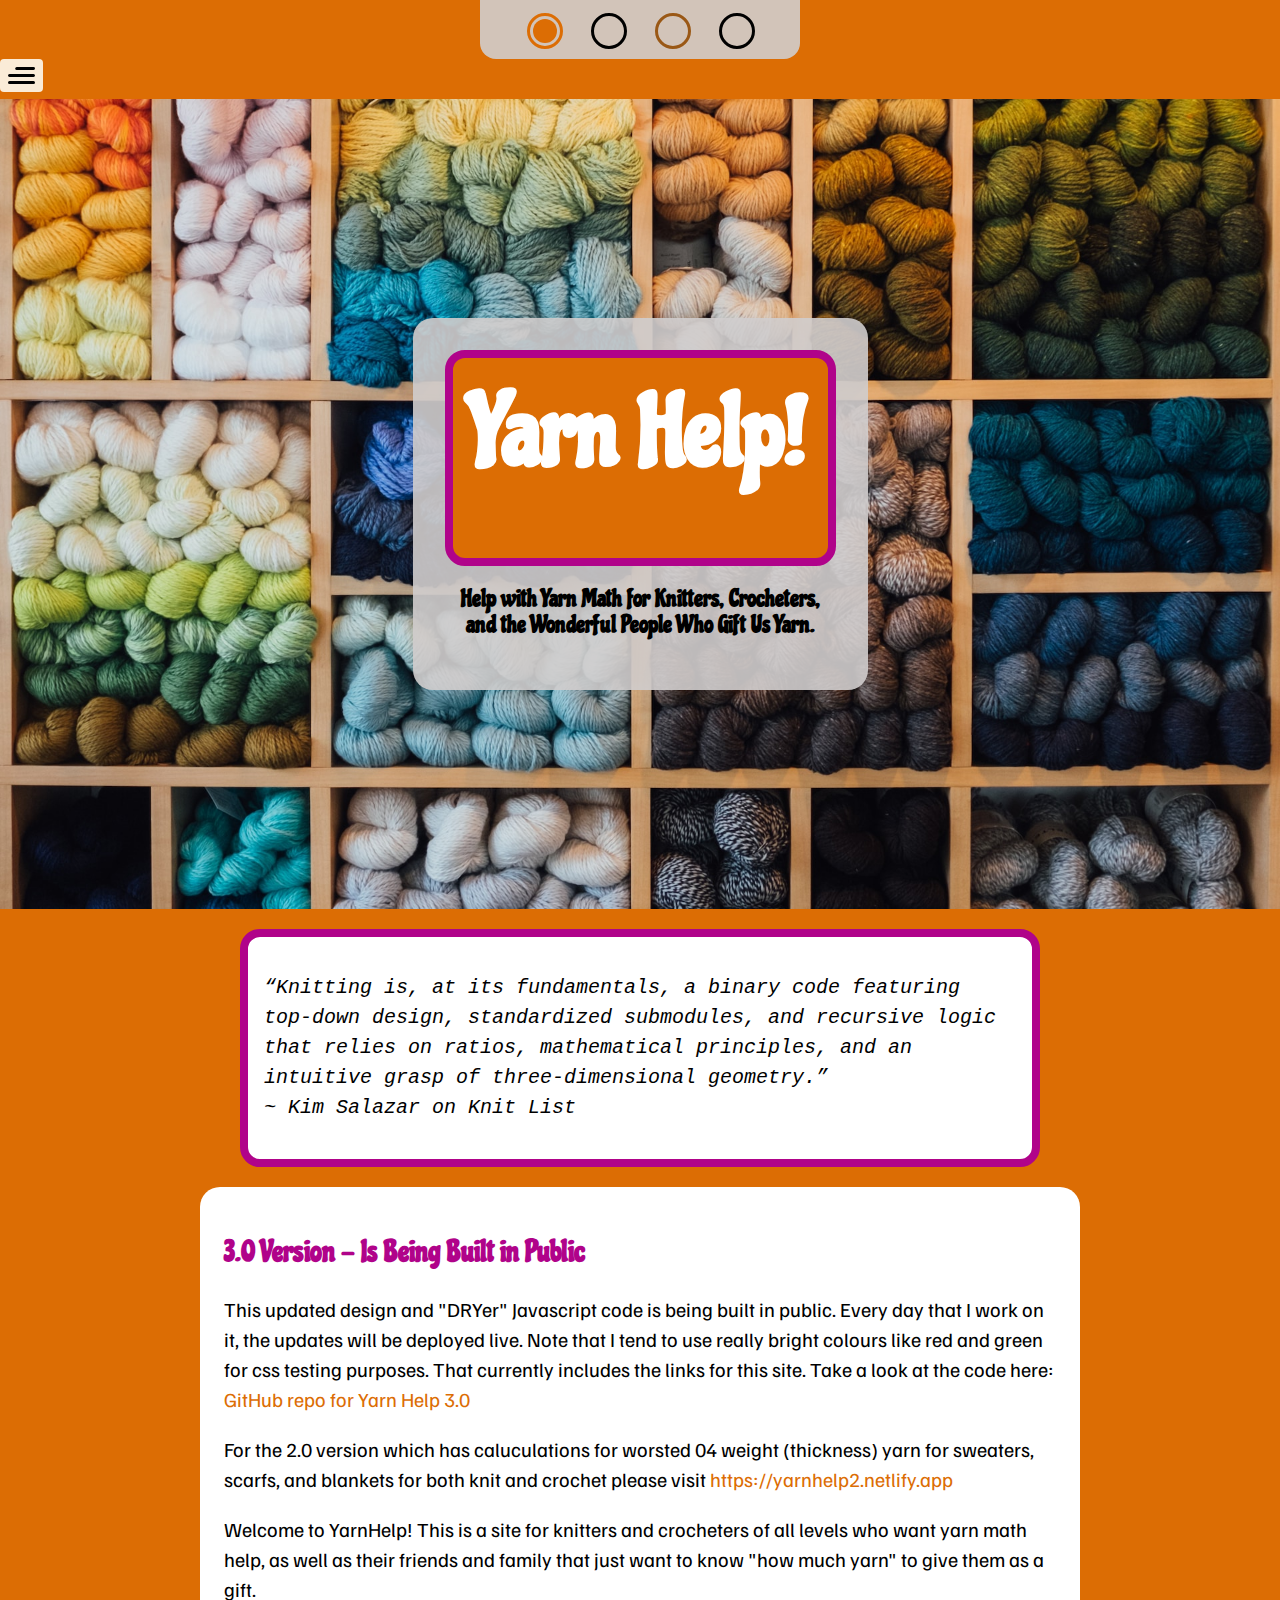
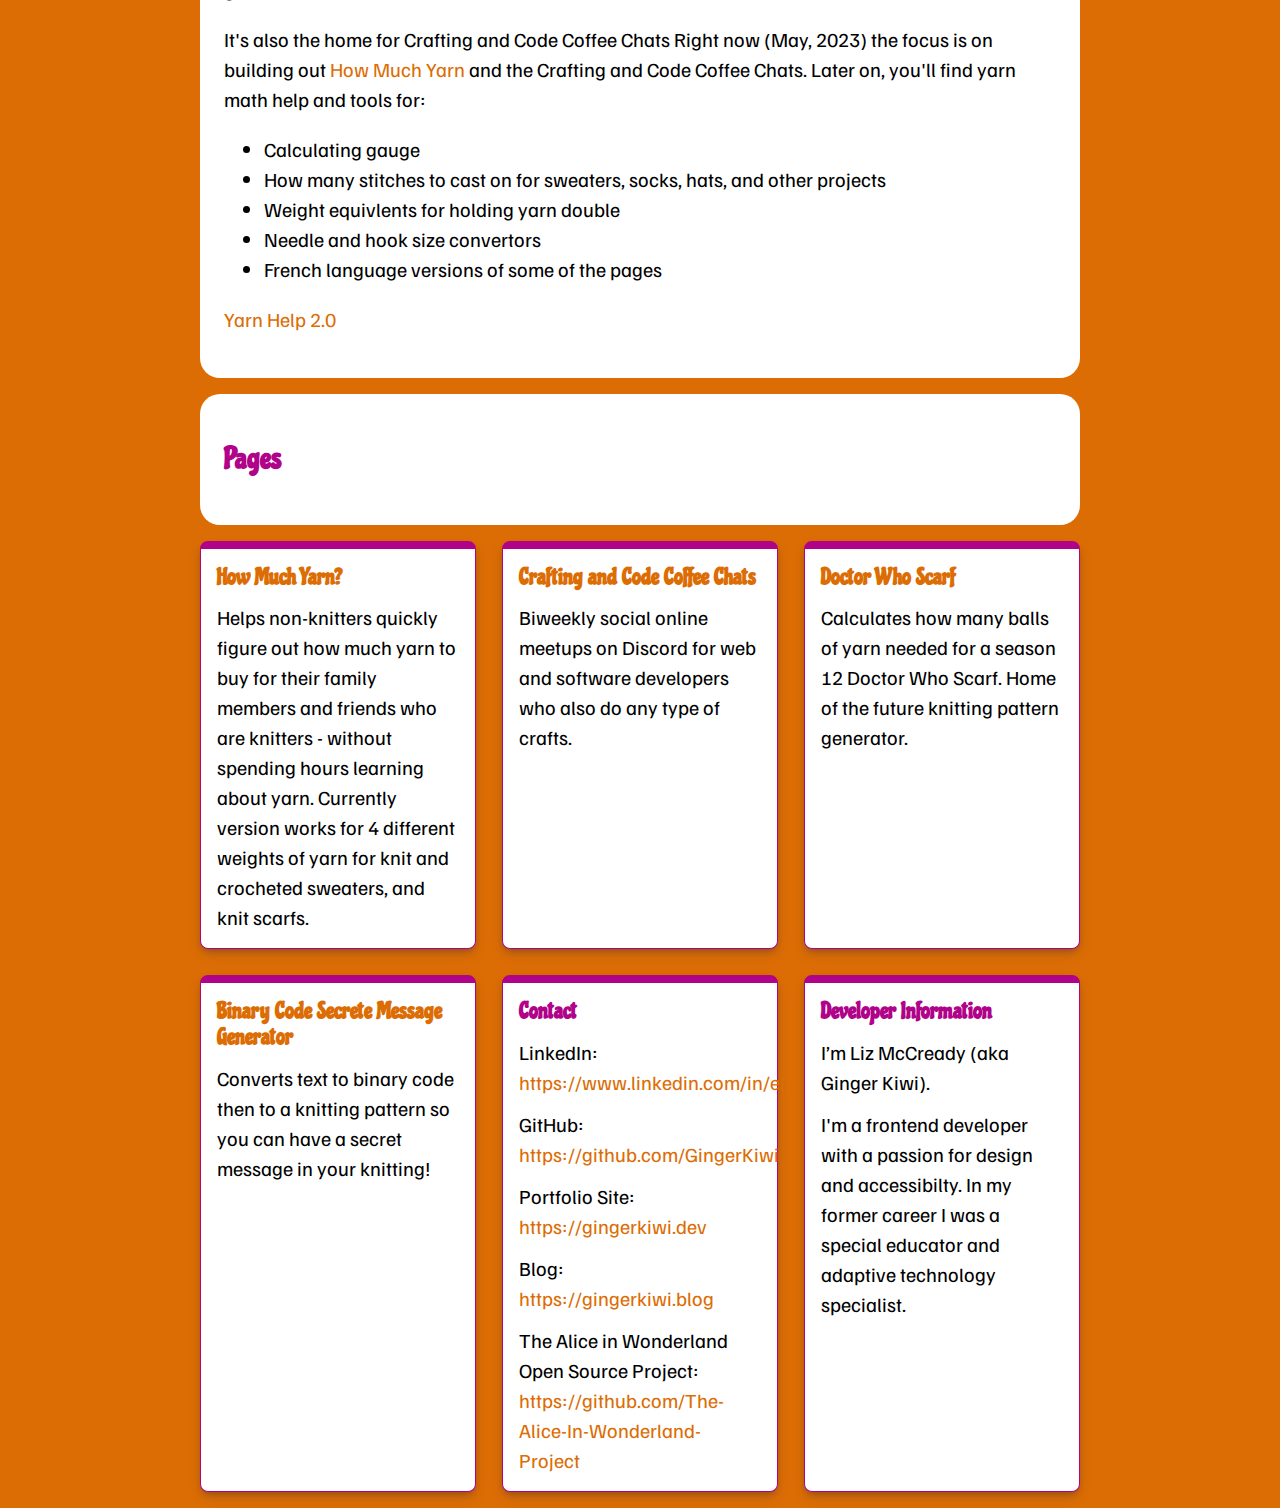
<file: index.html>
<!DOCTYPE html>
<html lang="en">
  <head>
    <meta charset="UTF-8" />
    <meta http-equiv="X-UA-Compatible" content="IE=edge" />
    <meta name="viewport" content="width=device-width, initial-scale=1.0" />

    <link rel="preconnect" href="https://fonts.googleapis.com">
    <link rel="preconnect" href="https://fonts.gstatic.com" crossorigin>
    <link href="https://fonts.googleapis.com/css2?family=Alegreya+Sans:ital,wght@0,400;0,500;1,400;1,500&family=Audiowide&family=Chicle&family=Familjen+Grotesk:ital,wght@0,400;0,500;0,600;0,700;1,400;1,500;1,600;1,700&family=Inter&family=Playfair+Display:wght@400;500&family=Send+Flowers&family=Share+Tech+Mono&family=Ubuntu+Mono:ital@0;1&display=swap" rel="stylesheet">

    <link rel="stylesheet" href="styles.css" />
    <title>Yarn Help!</title>
  </head>
  <header>
    <!-- A11Y - ADD SKIP TO MAIN CONTENT! -->
    <form class="color-picker" action="">
      <fieldset>
        <legend class="visually-hidden">Pick a color scheme</legend>
        
        <label for="groovy" class="visually-hidden">Groovy Theme</label>
        <input type="radio" id="groovy" name="theme" checked />

        <label for="starwars-dark" class="visually-hidden">Starwars Dark Theme</label>
        <input type="radio" name="theme" id="starwars-dark" />

        <label for="elegant" class="visually-hidden">Elegant Theme</label>
        <input type="radio" id="elegant" name="theme" />

        <label for="simple-dark" class="visually-hidden">Simple Dark Dyslexia Friendly Theme</label>
        <input type="radio" id="simple-dark" name="theme" />

      </fieldset>
    </form>
    <nav>
      <img
      src="assets/menu.svg"
      class="menu"
      id="menu-btn"
      alt="open menu"
    />
      <ul class="nav" id="nav">
          <li class="exit" id="/assets/exit-btn">
            <img
            src="assets/exit.svg"
            class="menu"
            id="exit-btn"
            alt="close menu"
            />
          </li>
        <li><a href="index.html">Home</a></li>
        <li><a href="howmuchyarn.html">How Much Yarn?</a></li>
        <li><a href="doctorwho.html">Doctor Who Scarf</a></li>
        <li><a href="text-binary-knit-converter.html">Text to Binary to Knitting Pattern</a></li>
        <li><a href="craftingandcode.html">Crafting and Code Coffee Chats and Discord </a>
        <li><a href="about.html">About and Contact</a></li>
        <!-- <li><a href="index01.html">Old Site Version 1.0</a></li> -->
      </ul>
    </nav>
    <section class="hero">
      
      <div class="hero--inner">
        <div class="hero--inner-title">
          <h1>Yarn Help!</h1>
          
        </div>  
        <h2 class="tagline">Help with Yarn Math for Knitters, Crocheters, <br> and the Wonderful People Who Gift Us Yarn.</h2>
          
      </div>
    </section>
  </header>
<body>
  
    <main>
      <div class="wrapper margin--bottom-1rem">
        <blockquote>
          <p>“Knitting is, at its fundamentals, a binary code featuring top-down design, standardized submodules, and recursive logic that relies on ratios, mathematical principles, and an intuitive grasp of three-dimensional geometry.”
            <br>
            ~ Kim Salazar on Knit List</p>
        </blockquote>
        <section class="card--content margin--bottom-1rem">
        <h2>3.0 Version - Is Being Built in Public</h2>
        <p>This updated design and "DRYer" Javascript code is being built in public. Every day that I work on it, the updates will be deployed live. Note that I tend to use really bright colours like red and green for css testing purposes. That currently includes the links for this site. Take a look at the code here: <a href="https://github.com/GingerKiwi/yarnhelp3" target="_blank" rel=noopener>GitHub repo for Yarn Help 3.0</a></p>
        <p>For the 2.0 version which has caluculations for worsted 04 weight (thickness) yarn for sweaters, scarfs, and blankets for both knit and crochet please visit <a href="https://yarnhelp2.netlify.app" target="_blank" rel=noopener>https://yarnhelp2.netlify.app</a> </p>
        <p>
          Welcome to YarnHelp! This is a site for knitters and crocheters of all
          levels who want yarn math help, as well as their friends and family
          that just want to know "how much yarn" to give them as a gift.
        </p>
        <p>
          It's also the home for Crafting and Code Coffee Chats Right now (May,
          2023) the focus is on building out <a href="/howmuchyarn.html">How Much Yarn</a>  and the Crafting and Code Coffee Chats. Later on, you'll find yarn math help
          and tools for: 
          <ul>
            <li>Calculating gauge</li>
            <li>How many stitches to cast on for
                sweaters, socks, hats, and other projects</li>
                <li> Weight equivlents for
                    holding yarn double</li>
                    <li>Needle and hook size convertors</li>
                    <li>French language
                        versions of some of the pages</li>
          </ul>    
        </p>
        <p><a href="https://yarnhelp2.netlify.app/" target="_blank" rel=noopener>Yarn Help 2.0</a></p>
      </section>
      <div class="card--content margin--bottom-1rem"><h2>Pages</h2></div>
        
        <div class="auto-grid">
          <div class="card">
            <h3 class="card__title">
              <a href="/howmuchyarn.html">How Much Yarn?</a>
            </h3>
            <p>
              Helps non-knitters quickly figure
          out how much yarn to buy for their family members and friends who are
          knitters - without spending hours learning about yarn. Currently version works for 4 different weights of yarn for knit and crocheted sweaters, and knit scarfs.
              
            </p>
          </div>
          <div class="card">
            <h3 class="card__title"> <a href="/craftingandcode.html">Crafting and Code Coffee Chats</a> </h3>
            <p>
              Biweekly social online meetups on Discord for web and software developers who also do any type of crafts.
              
            </p>
          </div>
          <div class="card">
            <h3 class="card__title">
              <a href="/doctorwho.html">Doctor Who Scarf</a>
            </h3>
            <p>Calculates how many balls of yarn needed for a season 12 Doctor Who Scarf. Home of the future knitting pattern generator.</p>
           
          </div>
          <div class="card">
            <h3 class="card__title">
              <a href="/text-binary-knit-converter.html">Binary Code Secrete Message Generator</a>
            </h3>
          <p>Converts text to binary code then to a knitting pattern so you can have a
            secret message in your knitting!
          </p>
          </div>
          <div class="card">
            <h3 class="card__title">Contact</h3>
            <p>
              
                LinkedIn: <a href="https://www.linkedin.com/in/elizabethmccready/ " target="_blank" rel=noopener>https://www.linkedin.com/in/elizabethmccready/</a></p><p>
              GitHub: <a href="https://github.com/GingerKiwi" target="_blank" rel=noopener>https://github.com/GingerKiwi</a></p><p>
                Portfolio Site: <a href="https://gingerkiwi.dev" target="_blank" rel=noopener>https://gingerkiwi.dev</a></p><p>
                Blog: <a href="https://gingerkiwi.blog" target="_blank" rel=noopener>https://gingerkiwi.blog</a></p><p>
                The Alice in Wonderland Open Source Project: <a href="https://github.com/The-Alice-In-Wonderland-Project" target="_blank" rel=noopener>https://github.com/The-Alice-In-Wonderland-Project</a>
              
            </p>
          </div>
          <div class="card">
            <h3 class="card__title">Developer Information</h3>
            <p>
              I’m Liz McCready (aka Ginger Kiwi).
            </p>
            <p>I'm a frontend developer with a passion for design and accessibilty. In my former career I was a special educator and adaptive technology specialist.</p>
              
            </p>

          </div>
        </div>
        
      </div>
    </main>
    <script src="/app.js"></script>
    <script src="/nav.js"></script>
  </body>
</html>
</file>
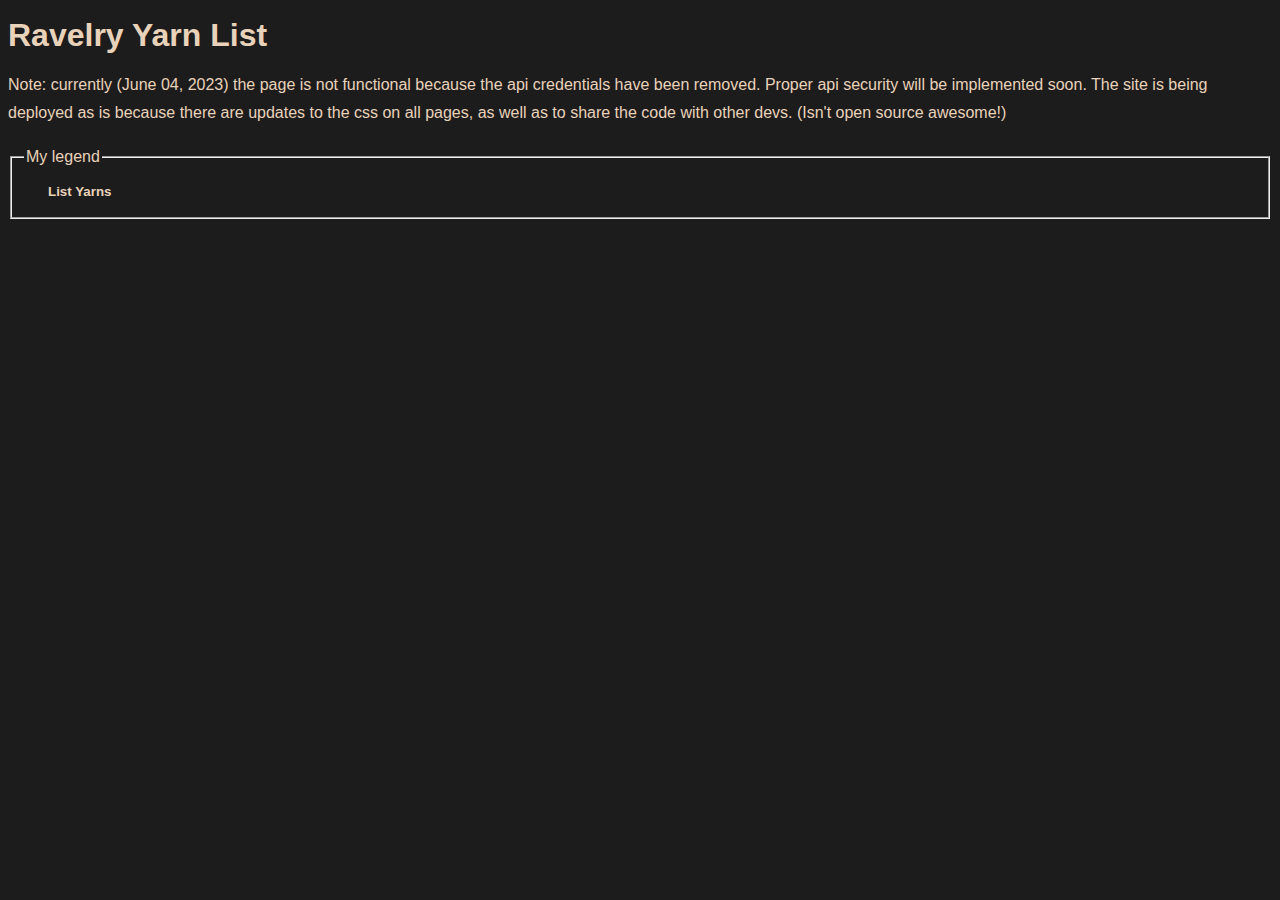
<file: ravelry/index.html>
<!DOCTYPE html>
<html lang="en">
  <head>
    <meta charset="UTF-8" />
    <meta http-equiv="X-UA-Compatible" content="IE=edge" />
    <meta name="viewport" content="width=device-width, initial-scale=1.0" />
    <title>Document</title>

    <link rel="stylesheet" href="./ravely-styles.css" />
  </head>
  <body>
    <main>
      <h1>Ravelry Yarn List</h1>
      <p>
        Note: currently (June 04, 2023) the page is not functional because the
        api credentials have been removed. Proper api security will be
        implemented soon. The site is being deployed as is because there are
        updates to the css on all pages, as well as to share the code with other
        devs. (Isn't open source awesome!)
      </p>
      <fieldset>
        <legend>My legend</legend>
        <!-- <input type="text"> -->
        <button class="btn-ravely-search" id="btn-ravelry-search">
          List Yarns
        </button>
      </fieldset>

      <section id="yarn-list">
        <!-- Yarn list will be inserted here. -->
      </section>
    </main>

    <script src="./ravelry.js" type="module"></script>
  </body>
</html>
</file>
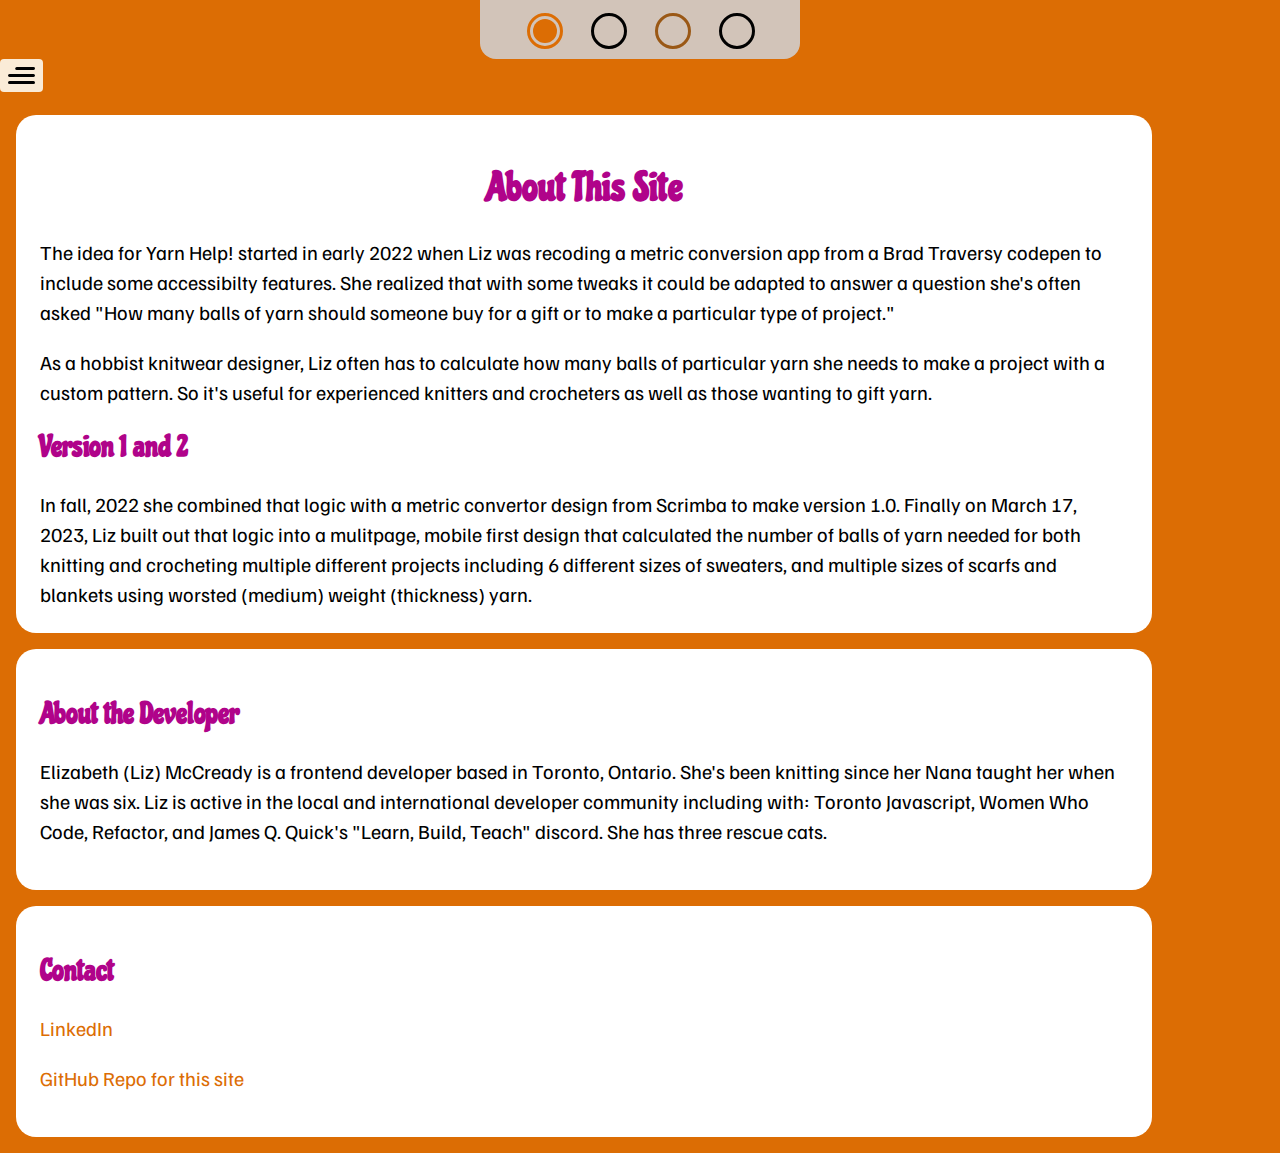
<file: about.html>
<!DOCTYPE html>
<html lang="en">
  <head>
    <meta charset="UTF-8" />
    <meta http-equiv="X-UA-Compatible" content="IE=edge" />
    <meta name="viewport" content="width=device-width, initial-scale=1.0" />

    <link rel="preconnect" href="https://fonts.googleapis.com">
    <link rel="preconnect" href="https://fonts.gstatic.com" crossorigin>
    <link href="https://fonts.googleapis.com/css2?family=Alegreya+Sans:ital,wght@0,400;0,500;1,400;1,500&family=Audiowide&family=Chicle&family=Familjen+Grotesk:ital,wght@0,400;0,500;0,600;0,700;1,400;1,500;1,600;1,700&family=Inter&family=Playfair+Display:wght@400;500&family=Send+Flowers&family=Share+Tech+Mono&family=Ubuntu+Mono:ital@0;1&display=swap" rel="stylesheet">

    <link rel="stylesheet" href="styles.css" />
    <title>Doctor Who Scarf</title>
  </head>

    <!-- A11Y - ADD SKIP TO MAIN CONTENT! -->
    <form class="color-picker" action="">
      <fieldset>
        <legend class="visually-hidden">Pick a color scheme</legend>
        
        <label for="groovy" class="visually-hidden">Groovy Theme</label>
        <input type="radio" id="groovy" name="theme" checked />

        <label for="starwars-dark" class="visually-hidden">Starwars Dark Theme</label>
        <input type="radio" name="theme" id="starwars-dark" />

        <label for="elegant" class="visually-hidden">Elegant Theme</label>
        <input type="radio" id="elegant" name="theme" />

        <label for="simple-dark" class="visually-hidden">Simple Dark Dyslexia Friendly Theme</label>
        <input type="radio" id="simple-dark" name="theme" />

      </fieldset>
    </form>
    <nav>
      <img
      src="assets/menu.svg"
      class="menu"
      id="menu-btn"
      alt="open menu"
    />
      <ul class="nav" id="nav">
          <li class="exit" id="/assets/exit-btn">
            <img
            src="assets/exit.svg"
            class="menu"
            id="exit-btn"
            alt="close menu"
            />
          </li>
          <li><a href="index.html">Home</a></li>
        <li><a href="howmuchyarn.html">How Much Yarn?</a></li>
        <li><a href="doctorwho.html">Doctor Who Scarf</a></li>
        <li><a href="craftingandcode.html">Crafting and Code Coffee Chats and Discord </a>
        <li><a href="about.html">About and Contact</a></li>
        <!-- <li><a href="index01.html">Old Site Version 1.0</a></li> -->
      </ul>
    </nav>
    
    
  
    <main>
    <div class="wrapper"></div>
      <section class="card--content width--max-85vw margin--1rem">
        <h1 class="clr--heading align--center">About This Site</h1>
          <p>The idea for Yarn Help! started in early 2022 when Liz was recoding a metric conversion app from a Brad Traversy codepen to include some accessibilty features. She realized that with some tweaks it could be adapted to answer a question she's often asked "How many balls of yarn should someone buy for a gift or to make a particular type of project."  </p>
          <p>As a hobbist knitwear designer, Liz often has to calculate how many balls of particular yarn she needs to make a project with a custom pattern. So it's useful for experienced knitters and crocheters as well as those wanting to gift yarn. </p>
          <h2>Version 1 and 2</h2>
          In fall, 2022 she combined that logic with a metric convertor design from Scrimba to make version 1.0. Finally on March 17, 2023, Liz built out that logic into a mulitpage, mobile first design that calculated the number of balls of yarn needed for both knitting and crocheting multiple different projects including 6 different sizes of sweaters, and multiple sizes of scarfs and blankets using worsted (medium) weight (thickness) yarn.
            
        </section>
        <section class="card--content width--max-85vw margin--1rem">
            <h2>About the Developer</h2>
            <p>Elizabeth (Liz) McCready is a frontend developer based in Toronto, Ontario. She's been knitting since her Nana taught her when she was six. Liz is active in the local and international developer community including with: Toronto Javascript, Women Who Code, Refactor, and James Q. Quick's "Learn, Build, Teach" discord. She has three rescue cats.</p>
        </section>
        <section class="card--content width--max-85vw margin--1rem">
            <h2>Contact</h2> 
            <p><a href="https://www.linkedin.com/in/elizabethmccready/">LinkedIn</a></p>
            <p><a href="https://github.com/GingerKiwi/yarnhelp3">GitHub Repo for this site</a></p>
        </section>

   
    </div>


</main>
<script src="/app.js"></script>
<script src="/nav.js"></script>
</body>
</html>
</file>
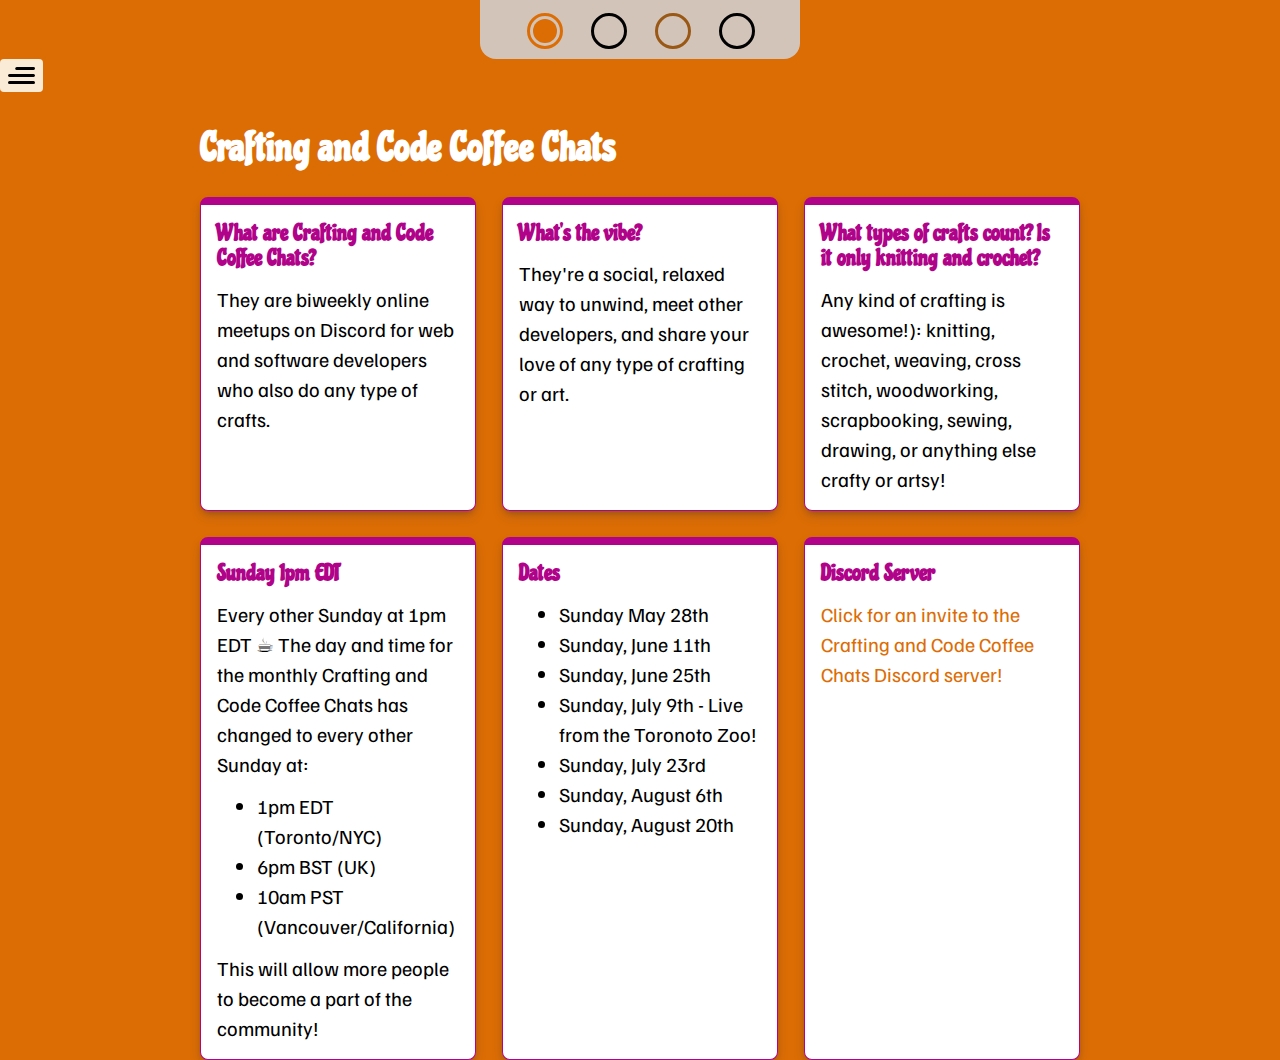
<file: craftingandcode.html>
<!DOCTYPE html>
<html lang="en">
  <head>
    <meta charset="UTF-8" />
    <meta http-equiv="X-UA-Compatible" content="IE=edge" />
    <meta name="viewport" content="width=device-width, initial-scale=1.0" />

    <link rel="preconnect" href="https://fonts.googleapis.com">
    <link rel="preconnect" href="https://fonts.gstatic.com" crossorigin>
    <link href="https://fonts.googleapis.com/css2?family=Alegreya+Sans:ital,wght@0,400;0,500;1,400;1,500&family=Audiowide&family=Chicle&family=Familjen+Grotesk:ital,wght@0,400;0,500;0,600;0,700;1,400;1,500;1,600;1,700&family=Inter&family=Playfair+Display:wght@400;500&family=Send+Flowers&family=Share+Tech+Mono&family=Ubuntu+Mono:ital@0;1&display=swap" rel="stylesheet">

    <link rel="stylesheet" href="styles.css" />
    <title>Yarn Help!</title>
  </head>
  <body>
    <header>

   
    <form class="color-picker" action="">
      <fieldset>
        <legend class="visually-hidden">Pick a color scheme</legend>
        
        <label for="groovy" class="visually-hidden">Groovy Theme</label>
        <input type="radio" id="groovy" name="theme" checked />

        <label for="starwars-dark" class="visually-hidden">Starwars Dark Theme</label>
        <input type="radio" name="theme" id="starwars-dark" />

        <label for="elegant" class="visually-hidden">Elegant Theme</label>
        <input type="radio" id="elegant" name="theme" />

        <label for="simple-dark" class="visually-hidden">Simple Dark Dyslexia Friendly Theme</label>
        <input type="radio" id="simple-dark" name="theme" />

      </fieldset>
    </form>

    <!-- ADD SKIP TO MAIN CONTENT! -->
    <nav>
      <img
      src="assets/menu.svg"
      class="menu"
      id="menu-btn"
      alt="open menu"
    />
      <ul class="nav" id="nav">
          <li class="exit" id="/assets/exit-btn">
            <img
            src="assets/exit.svg"
            class="menu"
            id="exit-btn"
            alt="close menu"
            />
          </li>
        <li><a href="index.html">Home</a></li>
        <li><a href="howmuchyarn.html">How Much Yarn?</a></li>
        <li><a href="doctorwho.html">Doctor Who Scarf</a></li>
        <li><a href="craftingandcode.html">Crafting and Code Coffee Chats and Discord </a>
        <li><a href="about.html">About and Contact</a></li>
        <!-- <li><a href="index01.html">Old Site Version 1.0</a></li> -->
      </ul>
    </nav>
    
  </header>
    <main>
      <div class="wrapper">
        <h1>Crafting and Code Coffee Chats</h1>
        <!-- <h2>3.0 Version - Is Being Built in Public</h2>
        <p>This updated design and "DRYer" Javascript code is being built in public. Every day that I work on it, the updates will be deployed live. For the functional version please visit <a href="https://yarnhelp.app">https://yarnhelp.app</a> Note that I tend to use really bright colours like red and green for css testing purposes. Take a look at the code here: <a href="https://github.com/GingerKiwi/yarnhelp3">GitHub repo for Yarn Help 3.0</a></p>
        <p>
          Welcome to YarnHelp! This is a site for knitters and crocheters of all
          levels who want yarn math help, as well as their friends and family
          that just want to know "how much yarn" to give them as a gift.
        </p>
        <p>
          It's also the home for Crafting and Code Coffee Chats Right now (May,
          2023) the focus is on building out <a href="/howmuchyarn.html">How Much Yarn</a>  and the Crafting and Code Coffee Chats. Later on, you'll find yarn math help
          and tools for: 
          <ul>
            <li>Calculating gauge</li>
            <li>How many stitches to cast on for
                sweaters, socks, hats, and other projects</li>
                <li> Weight equivlents for
                    holding yarn double</li>
                    <li>Needle and hook size convertors</li>
                    <li>French language
                        versions of some of the pages</li>
          </ul>    
        </p> -->

        <!-- <h2>About</h2> -->
        <div class="auto-grid">
          <div class="card">
            <h3 class="card__title">
                What are Crafting and Code Coffee Chats? 
            </h3>
            <p>
                They are biweekly online meetups on Discord for web and software developers who also do any type of crafts.
              
            </p>
          </div>
          <div class="card">
            <h3 class="card__title">What's the vibe?</h3>
            <p>
                 They're a social, relaxed way to unwind, meet other developers, and share your love of any type of crafting or art. 
            </p>
          </div>
          <div class="card">
            <h3 class="card__title">What types of crafts count? Is it only knitting and crochet? </h3>
            <p>
                Any kind of crafting is awesome!): knitting, crochet, weaving, cross stitch, woodworking, scrapbooking, sewing, drawing, or anything else crafty or artsy!
            </p>
          </div>
          <div class="card">
            <h3 class="card__title">Sunday 1pm EDT</h3>
            <p>
              Every other Sunday at 1pm EDT
              ☕ The day and time for the monthly Crafting and Code Coffee Chats has changed to every other Sunday at:
              <ul>
                <li>1pm EDT (Toronto/NYC)</li>
                <li>6pm BST (UK)</li>
                <li>10am PST (Vancouver/California)</li>
              </ul>


                This will allow more people to become a part of the community!

                
            </p>
          </div>
          <div class="card">
            <h3 class="card__title">Dates</h3>
            <p>
              <ul>
                <li>Sunday May 28th</li>
                <li>Sunday, June 11th</li>
                <li>Sunday, June 25th</li>
                <li>Sunday, July 9th - Live from the Toronoto Zoo!</li>
                <li>Sunday, July 23rd</li>
                <li>Sunday, August 6th</li>
                <li>Sunday, August 20th</li>
              </ul>
            </p>
          </div>
          <div class="card">
            <h3 class="card__title">Discord Server</h3>
            <p>
              <a href="https://discord.gg/5zKZrjct25">Click for an invite to the Crafting and Code Coffee Chats Discord server!</a>
            </p>
          </div>
        </div>
        <!-- <p>
          Rerum, neque! Consequuntur obcaecati beatae dolorum, fuga itaque iusto
          dicta et corporis facere ea necessitatibus odit cum, voluptates harum,
          dolore maiores aliquid distinctio repellendus nesciunt!
        </p>
        <p>
          Unde dolor quod delectus obcaecati labore laboriosam optio sit
          eligendi. Excepturi explicabo quod obcaecati pariatur error, in,
          accusantium eum omnis repellat qui, aliquid magnam odit?
        </p> -->
      </div>
    </main>
    <script src="/app.js"></script>
  </body>
</main>
<script src="/app.js"></script>
<script src="/nav.js"></script>
</body>
</html>
</file>
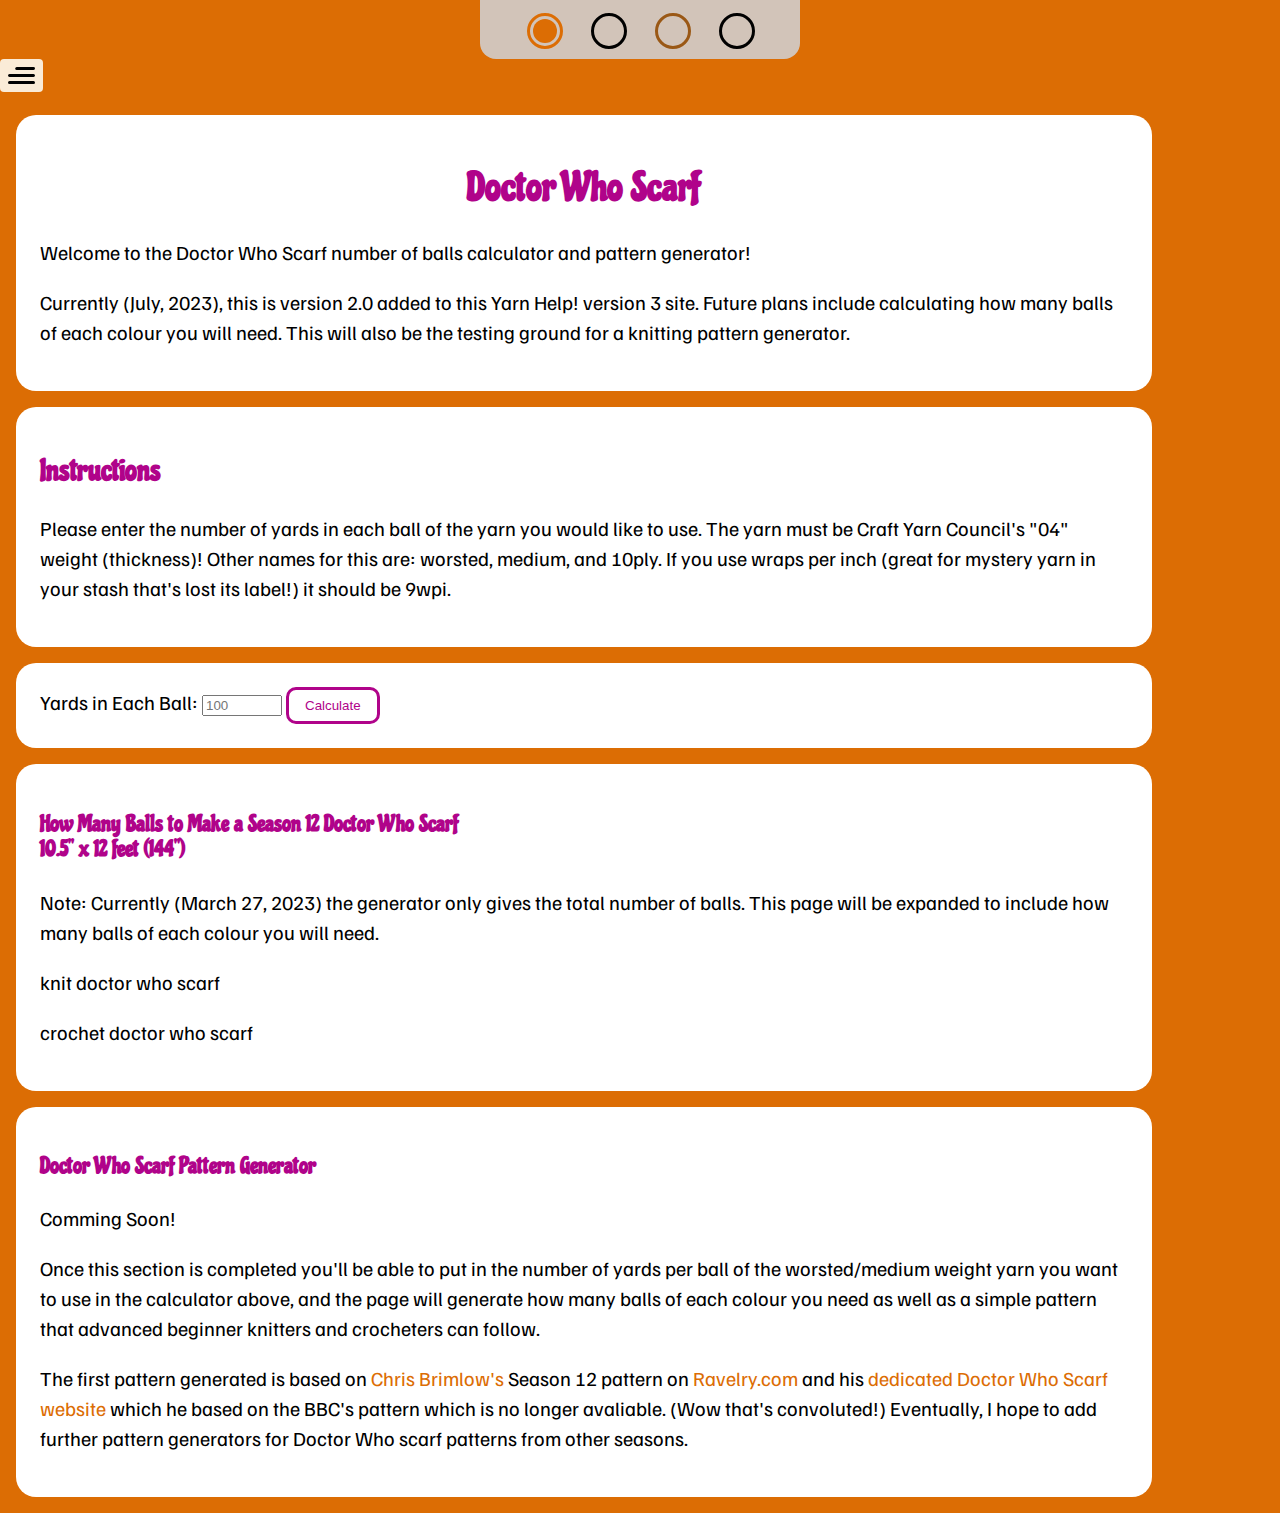
<file: doctorwho.html>
<!DOCTYPE html>
<html lang="en">
  <head>
    <meta charset="UTF-8" />
    <meta http-equiv="X-UA-Compatible" content="IE=edge" />
    <meta name="viewport" content="width=device-width, initial-scale=1.0" />

    <link rel="preconnect" href="https://fonts.googleapis.com">
    <link rel="preconnect" href="https://fonts.gstatic.com" crossorigin>
    <link href="https://fonts.googleapis.com/css2?family=Alegreya+Sans:ital,wght@0,400;0,500;1,400;1,500&family=Audiowide&family=Chicle&family=Familjen+Grotesk:ital,wght@0,400;0,500;0,600;0,700;1,400;1,500;1,600;1,700&family=Inter&family=Playfair+Display:wght@400;500&family=Send+Flowers&family=Share+Tech+Mono&family=Ubuntu+Mono:ital@0;1&display=swap" rel="stylesheet">

    <link rel="stylesheet" href="styles.css" />
    <title>Doctor Who Scarf</title>
  </head>

    <!-- A11Y - ADD SKIP TO MAIN CONTENT! -->
    <form class="color-picker" action="">
      <fieldset>
        <legend class="visually-hidden">Pick a color scheme</legend>
        
        <label for="groovy" class="visually-hidden">Groovy Theme</label>
        <input type="radio" id="groovy" name="theme" checked />

        <label for="starwars-dark" class="visually-hidden">Starwars Dark Theme</label>
        <input type="radio" name="theme" id="starwars-dark" />

        <label for="elegant" class="visually-hidden">Elegant Theme</label>
        <input type="radio" id="elegant" name="theme" />

        <label for="simple-dark" class="visually-hidden">Simple Dark Dyslexia Friendly Theme</label>
        <input type="radio" id="simple-dark" name="theme" />

      </fieldset>
    </form>
    <nav>
      <img
      src="assets/menu.svg"
      class="menu"
      id="menu-btn"
      alt="open menu"
    />
      <ul class="nav" id="nav">
          <li class="exit" id="/assets/exit-btn">
            <img
            src="assets/exit.svg"
            class="menu"
            id="exit-btn"
            alt="close menu"
            />
          </li>
          <li><a href="index.html">Home</a></li>
        <li><a href="howmuchyarn.html">How Much Yarn?</a></li>
        <li><a href="doctorwho.html">Doctor Who Scarf</a></li>
        <li><a href="craftingandcode.html">Crafting and Code Coffee Chats and Discord </a>
        <li><a href="about.html">About and Contact</a></li>
        <!-- <li><a href="index01.html">Old Site Version 1.0</a></li> -->
      </ul>
    </nav>
    
    
  
    <main>
    <div class="wrapper"></div>
      <section class="card--content width--max-85vw margin--1rem">
        <h1 class="clr--heading align--center">Doctor Who Scarf</h1>
          
            <p class="text-center text-bold">Welcome to the Doctor Who Scarf number of balls calculator and pattern generator!</p>
            <p class="text-center">Currently (July, 2023), this is version 2.0 added to this Yarn Help! version 3 site. Future plans include calculating how many balls of each colour you will need. This will also be the testing ground for a knitting pattern generator.</p>
        </section>
        <section class="card--content width--max-85vw margin--1rem">
            <h2>Instructions</h2>
            <p>Please enter the number of yards in each ball of the yarn you would like to use. <span class="emphasis"> The yarn must be Craft Yarn Council's "04" weight (thickness)! </span>Other names for this are: worsted, medium, and 10ply. If you use wraps per inch (great for mystery yarn in your stash that's lost its label!) it should be 9wpi.</p>
        </section>

        <section class="card--content width--max-85vw margin--1rem">
            <label for="input"
            >Yards in Each Ball:
            <input type="number" placeholder="100" id="yards-per-ball" min="10" max="45000"
        /></label>

        <button type="submit" id="btn-calculate" class="btn-calculate btn">
            Calculate
        </button>
            </div>
        </div>
        </section>

        <section class="card--content width--max-85vw margin--1rem">
            <div class="size-answer">
                <h3>How Many Balls to Make a Season 12 Doctor Who Scarf <br>10.5" x 12 feet (144")</h3>
                <p>Note: Currently (March 27, 2023) the generator only gives the total number of balls. This page will be expanded to include how many balls of each colour you will need.</p>
                <p id="answer-doctorwho-scarf-04" class="p-number-of-balls">knit doctor who scarf</p>
                <p id="answer-doctorwho-crochet-scarf-04" class="p-number-of-balls">crochet doctor who scarf</p>
                </div>
        </section>
        <section class="card--content width--max-85vw margin--1rem">
            <div class="">
            <h3>Doctor Who Scarf Pattern Generator</h3>
            <p class="text-center text-bold">Comming Soon!</p>
            <p>Once this section is completed you'll be able to put in the number of yards per ball of the worsted/medium weight yarn you want to use in the calculator above, and the page will generate how many balls of each colour you need as well as a simple pattern that advanced beginner knitters and crocheters can follow.</p>
            <p>The first pattern generated is based on  <a href="https://www.ravelry.com/designers/chris-brimelow" target="_blank" rel=noopener>Chris Brimlow's</a> Season 12 pattern on <a href="https://www.ravelry.com/patterns/library/doctor-who-scarf---season-12" target="_blank" rel=noopener>Ravelry.com</a> and his <a href="http://www.doctorwhoscarf.com/" target="_blank" rel=noopener>dedicated Doctor Who Scarf website</a> which he based on the BBC's pattern which is no longer avaliable. (Wow that's convoluted!) Eventually, I hope to add further pattern generators for Doctor Who scarf patterns from other seasons.</p>
            </div>
        </section>
</div>
</div>


</main>
<script src="/app.js"></script>
<script src="/nav.js"></script>
<script src="/doctorwho.js"></script>
</body>
</html>
</file>
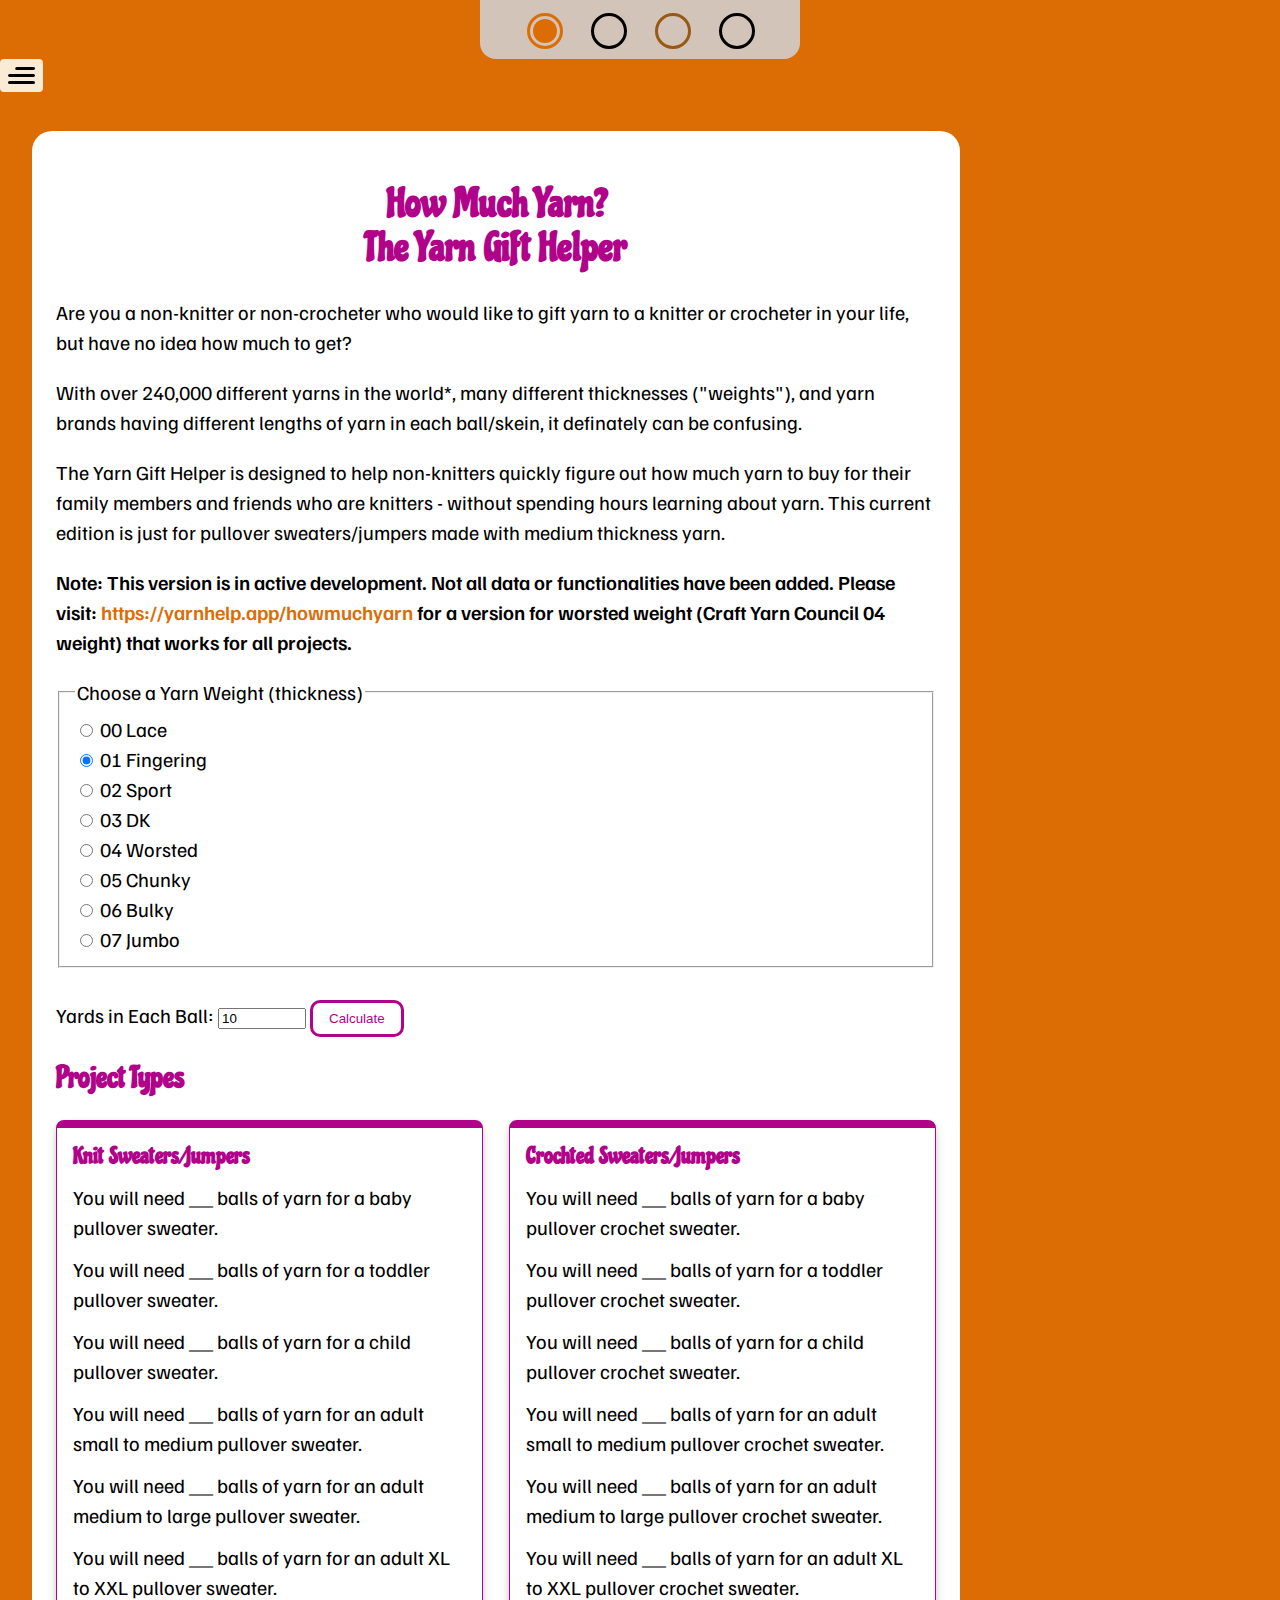
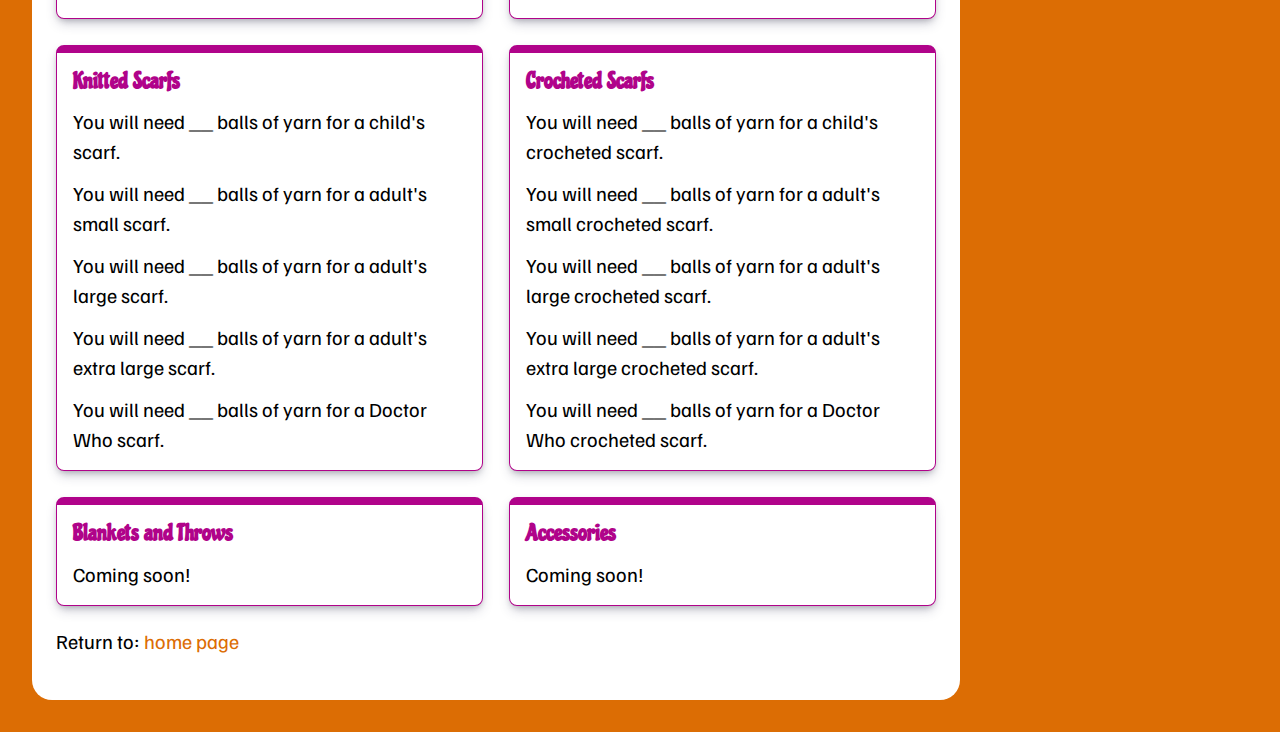
<file: howmuchyarn.html>
<!DOCTYPE html>
<html lang="en">
  <head>
    <meta charset="UTF-8" />
    <meta http-equiv="X-UA-Compatible" content="IE=edge" />
    <meta name="viewport" content="width=device-width, initial-scale=1.0" />

    <link rel="preconnect" href="https://fonts.googleapis.com">
    <link rel="preconnect" href="https://fonts.gstatic.com" crossorigin>
    <link href="https://fonts.googleapis.com/css2?family=Alegreya+Sans:ital,wght@0,400;0,500;1,400;1,500&family=Audiowide&family=Chicle&family=Familjen+Grotesk:ital,wght@0,400;0,500;0,600;0,700;1,400;1,500;1,600;1,700&family=Inter&family=Playfair+Display:wght@400;500&family=Send+Flowers&family=Share+Tech+Mono&family=Ubuntu+Mono:ital@0;1&display=swap" rel="stylesheet">

    <link rel="stylesheet" href="styles.css" />
    <title>How Much Yarn?</title>
  </head>

    <!-- A11Y - ADD SKIP TO MAIN CONTENT! -->
    <form class="color-picker" action="">
      <fieldset>
        <legend class="visually-hidden">Pick a color scheme</legend>
        
        <label for="groovy" class="visually-hidden">Groovy Theme</label>
        <input type="radio" id="groovy" name="theme" checked />

        <label for="starwars-dark" class="visually-hidden">Starwars Dark Theme</label>
        <input type="radio" name="theme" id="starwars-dark" />

        <label for="elegant" class="visually-hidden">Elegant Theme</label>
        <input type="radio" id="elegant" name="theme" />

        <label for="simple-dark" class="visually-hidden">Simple Dark Dyslexia Friendly Theme</label>
        <input type="radio" id="simple-dark" name="theme" />

      </fieldset>
    </form>
    <nav>
      <img
      src="assets/menu.svg"
      class="menu"
      id="menu-btn"
      alt="open menu"
    />
      <ul class="nav" id="nav">
          <li class="exit" id="/assets/exit-btn">
            <img
            src="assets/exit.svg"
            class="menu"
            id="exit-btn"
            alt="close menu"
            />
          </li>
          <li><a href="index.html">Home</a></li>
        <li><a href="howmuchyarn.html">How Much Yarn?</a></li>
        <li><a href="doctorwho.html">Doctor Who Scarf</a></li>
        <li><a href="text-binary-knit-converter.html">Text to Binary to Knitting Pattern</a></li>
        <li><a href="craftingandcode.html">Crafting and Code Coffee Chats and Discord </a>
        <li><a href="about.html">About and Contact</a></li>
        <!-- <li><a href="index01.html">Old Site Version 1.0</a></li> -->
      </ul>
    </nav>
    
    
  
    <main>
      <div class="wrapper card--content width--max-85vw margin--sides-2rem">
        <h1 class="clr--heading align--center">How Much Yarn? <br> The Yarn Gift Helper</h1>
        <p>
          Are you a non-knitter or non-crocheter who would like to gift yarn to
          a knitter or crocheter in your life, but have no idea how much to get?
          
          <!-- Welcome to YarnHelp! This is a site for knitters and crocheters of all
          levels who want yarn math help, as well as their friends and family
          that just want to know "how much yarn" to give them as a gift. -->
        </p>
        <p>
         
          With over 240,000 different yarns in the world*, many different
          thicknesses ("weights"), and yarn brands having different lengths of
          yarn in each ball/skein, it definately can be confusing.
        </p>
        <p>
          The Yarn Gift Helper is designed to help non-knitters quickly figure
          out how much yarn to buy for their family members and friends who are
          knitters - without spending hours learning about yarn. This current
          edition is just for pullover sweaters/jumpers made with medium
          thickness yarn.
        </p>
        <p class="emphasis--fw-600">Note: This version is in active development. Not all data or functionalities have been added. Please visit: <a href="https://yarnhelp.app/howmuchyarn">https://yarnhelp.app/howmuchyarn</a> for a version for worsted weight (Craft Yarn Council 04 weight) that works for all projects.</p>

        <form action="#" class="how-much-yarn">

        <div class="form-section">
          <fieldset>
            <legend>Choose a Yarn Weight (thickness)</legend>
            <div>
              <div>
                <input type="radio" name="weight" id="lace-00" checked value="lace00"/>
                <label for="lace-00" class="">00 Lace</label>
              </div>
              <div>
                <input type="radio" name="weight" id="fingering-01" checked value="fingering01"/>
                <label for="fingering-01" class="">01 Fingering</label>
              </div>
              <div>
                <input type="radio" name="weight" id="sport-02" value="sport02" />
                <label for="sport-02" class="">02 Sport</label>
              </div>
              <div>
                <input type="radio" name="weight" id="dk-03" value="dk03" />
                <label for="dk-03" class="">03 DK</label>
              </div>
                <div>
                <input type="radio" name="weight" id="worsted-04" value="worsted04"/>
                <label for="worsted-04" class="">04 Worsted</label>
              </div>
              <div>
                <input type="radio" name="weight" id="chunky-05" value="chunky05"/>
                <label for="chunky-05" class="">05 Chunky</label>
              </div>
              <div>
                <input type="radio" name="weight" id="bulky-06" value="bulky06"/>
                <label for="bulky-06" class="">06 Bulky</label>
              </div>
              <div>
                <input type="radio" name="weight" id="jumbo-07" value="jumbo07"/>
                <label for="jumbo-07" class="">07 Jumbo</label>
              </div>
            </div>
        </div>
        <div class="form-section padding--top-2">
            <label for="input"
              >Yards in Each Ball:
              <input type="number" placeholder="100" name="yardsPerBall" id="yards-per-ball" min="10" max="120000" step="1" value="10" />
            </label>

            <button type="submit" id="btn-calculate" class="btn-calculate btn">
              Calculate
            </button>
          </div>
          </fieldset>
        </form>

        <h2>Project Types</h2>
        <div class="auto-grid-how-much-yarn">
          <div class="card">
            <h3 class="card__title">Knit Sweaters/<wbr/>Jumpers</h3>
            <p>You will need <span class="babyPullover">__</span> balls of yarn for a baby pullover sweater.</p>
            
            <p>You will need <span class="toddlerPullover">__</span> balls of yarn for a toddler pullover sweater.</p>
            
            <p>You will need <span class="childPullover">__</span> balls of yarn for a child pullover sweater.</p>
            
            <p>You will need <span class="adultSmallPullover">__</span> balls of yarn for an adult small to medium pullover sweater.</p>
            
            <p>You will need <span class="adultLargePullover">__</span> balls of yarn for an adult medium to large pullover sweater.</p>
            
            <p>You will need <span class="adultXxlPullover">__</span> balls of yarn for an adult XL to XXL pullover sweater.</p>
          </div>

          <div class="card">
            <h3 class="card__title">Crochted Sweaters/<wbr/>Jumpers</h3>
            
            <p>You will need <span class="babyPulloverCrochet">__</span> balls of yarn for a baby pullover crochet sweater.</p>
            
            <p>You will need <span class="toddlerPulloverCrochet">__</span> balls of yarn for a toddler pullover crochet sweater.</p>
            
            <p>You will need <span class="childPulloverCrochet">__</span> balls of yarn for a child pullover crochet sweater.</p>
            
            <p>You will need <span class="adultSmallPulloverCrochet">__</span> balls of yarn for an adult small to medium pullover crochet sweater.</p>
            
            <p>You will need <span class="adultLargePulloverCrochet">__</span> balls of yarn for an adult medium to large pullover crochet sweater.</p>
            
            <p>You will need <span class="adultXxlPulloverCrochet">__</span> balls of yarn for an adult XL to XXL pullover crochet sweater.</p>
          </div>
          
    <!-- SCARFS -->
          <div class="card">
            <h3 class="card__title">Knitted Scarfs</h3>
            
            <p>You will need <span class="childScarf">__</span> balls of yarn for a child's scarf.</p>

            <p>You will need <span class="adultSmallScarf">__</span> balls of yarn for a adult's small scarf.</p>

            <p>You will need <span class="adultLargeScarf">__</span> balls of yarn for a adult's large scarf.</p>

            <p>You will need <span class="adultExtraLongScarf">__</span> balls of yarn for a adult's extra large scarf.</p>

            <p>You will need <span class="doctorWhoScarf">__</span> balls of yarn for a Doctor Who scarf.</p>
          </div>

          <div class="card">
            <h3 class="card__title">Crocheted Scarfs</h3>
            
            <p>You will need <span class="childScarfCrochet">__</span> balls of yarn for a child's crocheted scarf.</p>

            <p>You will need <span class="adultSmallScarfCrochet">__</span> balls of yarn for a adult's small crocheted scarf.</p>

            <p>You will need <span class="adultLargeScarfCrochet">__</span> balls of yarn for a adult's large crocheted scarf.</p>

            <p>You will need <span class="adultExtraLongScarfCrochet">__</span> balls of yarn for a adult's extra large crocheted scarf.</p>

            <p>You will need <span class="doctorWhoScarfCrochet">__</span> balls of yarn for a Doctor Who crocheted scarf.</p>
          </div>
    <!-- BLANKETS AND THROWS -->
          <div class="card">
            <h3 class="card__title">Blankets and Throws</h3>
            <p>
              Coming soon!
            </p>
          </div>
          <div class="card">
            <h3 class="card__title">Accessories</h3>
            <p>
              Coming soon!
            </p>
          </div>
        </div>
        <p>
          Return to: <a href="/index.html">home page</a>
        </p>
        
      </div>
    </main>
    <script src="/app.js"></script>
    <script src="/nav.js"></script>
    <script src="/howmuchyarn.js" type="module"></script>
  </body>
</html>
</file>
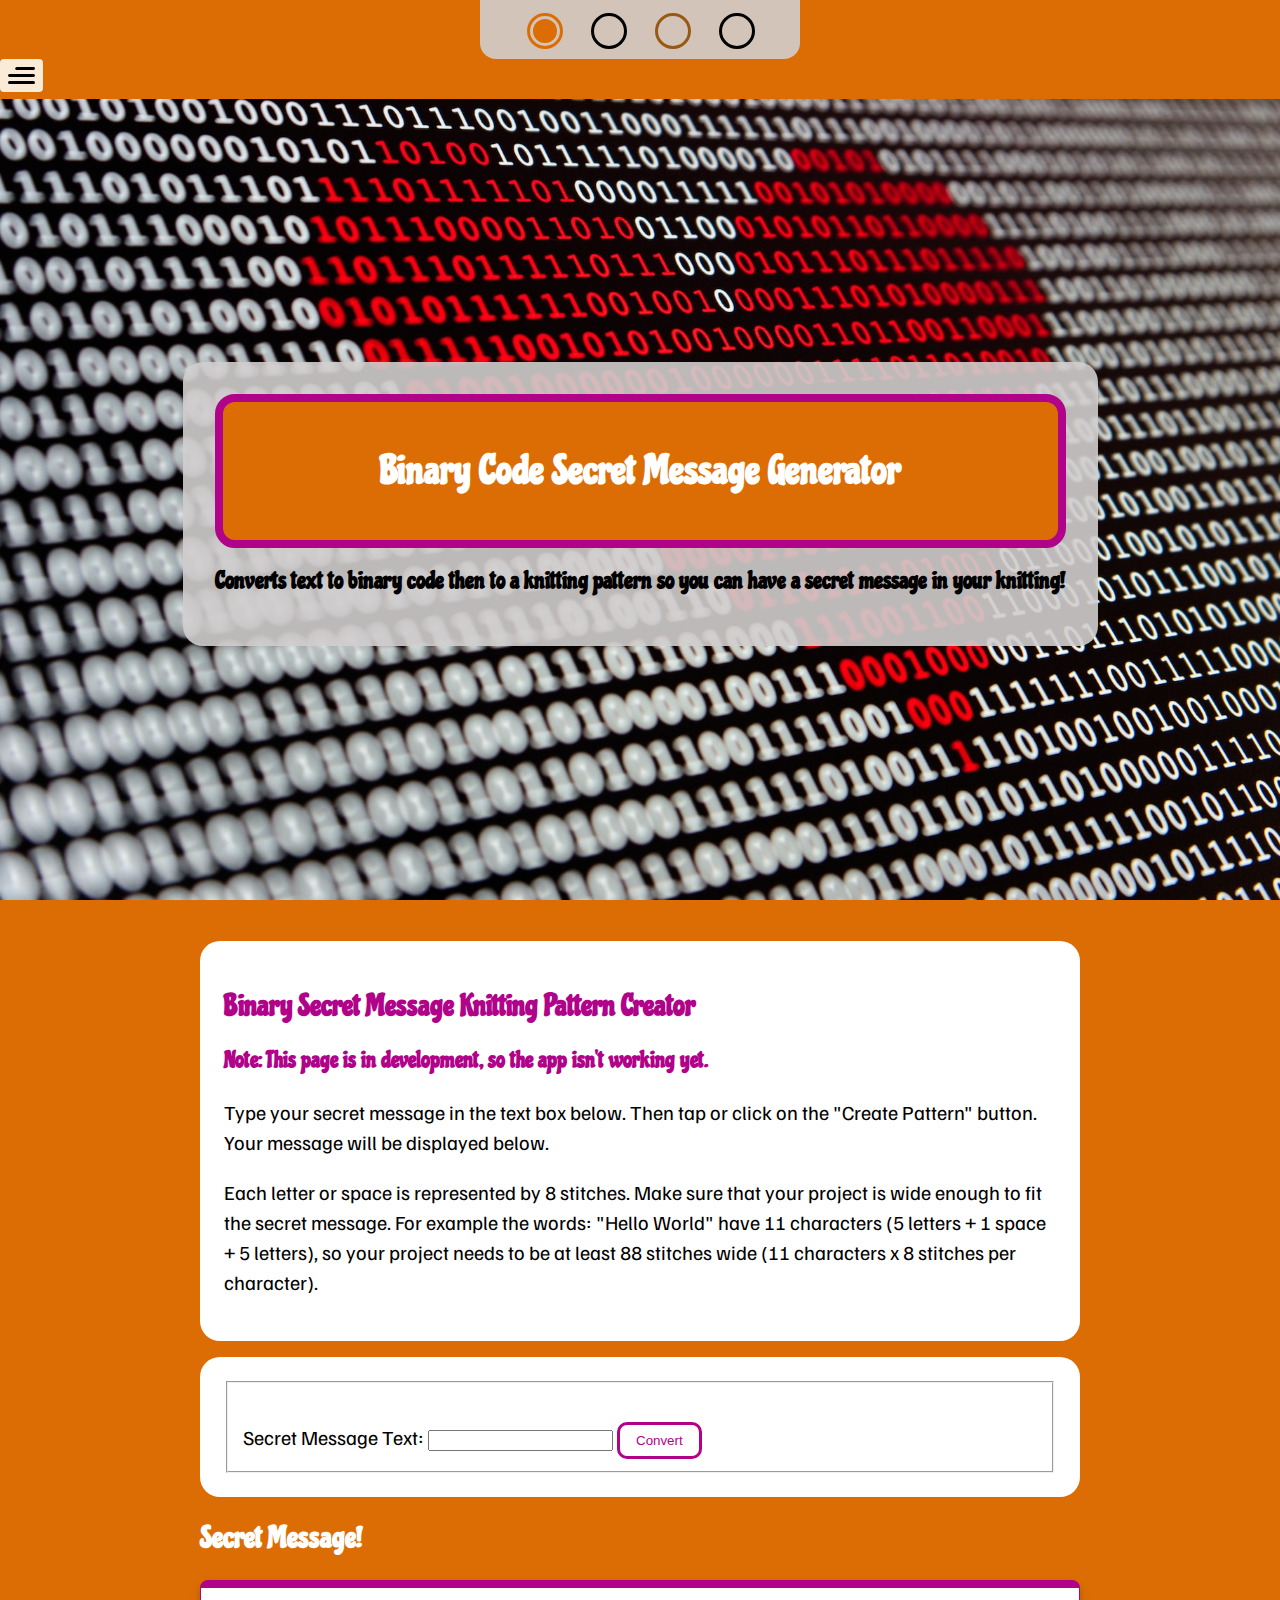
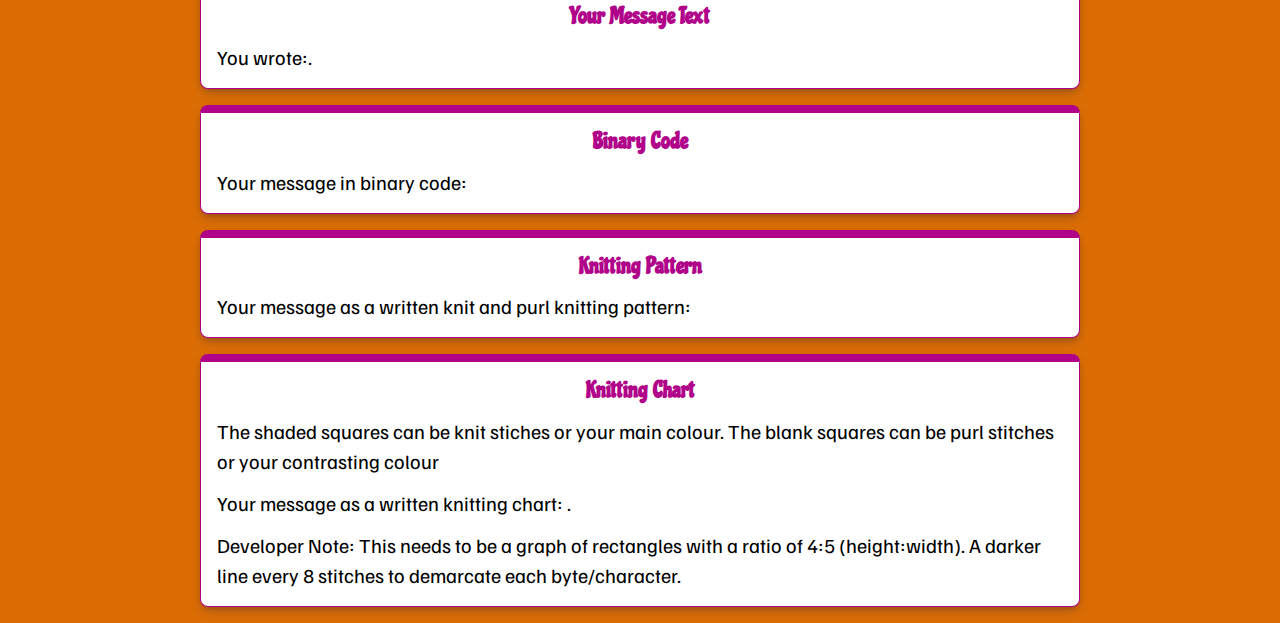
<file: text-binary-knit-converter.html>
<!DOCTYPE html>
<html lang="en">
  <head>
    <meta charset="UTF-8" />
    <meta http-equiv="X-UA-Compatible" content="IE=edge" />
    <meta name="viewport" content="width=device-width, initial-scale=1.0" />

    <link rel="preconnect" href="https://fonts.googleapis.com" />
    <link rel="preconnect" href="https://fonts.gstatic.com" crossorigin />
    <link
      href="https://fonts.googleapis.com/css2?family=Alegreya+Sans:ital,wght@0,400;0,500;1,400;1,500&family=Audiowide&family=Chicle&family=Familjen+Grotesk:ital,wght@0,400;0,500;0,600;0,700;1,400;1,500;1,600;1,700&family=Inter&family=Playfair+Display:wght@400;500&family=Send+Flowers&family=Share+Tech+Mono&family=Ubuntu+Mono:ital@0;1&display=swap"
      rel="stylesheet"
    />

    <link rel="stylesheet" href="styles.css" />
    <title>Yarn Help!</title>
  </head>
  <header>
    <!-- A11Y - ADD SKIP TO MAIN CONTENT! -->
    <form class="color-picker" action="">
      <fieldset>
        <legend class="visually-hidden">Pick a color scheme</legend>

        <label for="groovy" class="visually-hidden">Groovy Theme</label>
        <input type="radio" id="groovy" name="theme" checked />

        <label for="starwars-dark" class="visually-hidden"
          >Starwars Dark Theme</label
        >
        <input type="radio" name="theme" id="starwars-dark" />

        <label for="elegant" class="visually-hidden">Elegant Theme</label>
        <input type="radio" id="elegant" name="theme" />

        <label for="simple-dark" class="visually-hidden"
          >Simple Dark Dyslexia Friendly Theme</label
        >
        <input type="radio" id="simple-dark" name="theme" />
      </fieldset>
    </form>
    <nav>
      <img src="assets/menu.svg" class="menu" id="menu-btn" alt="open menu" />
      <ul class="nav" id="nav">
        <li class="exit" id="/assets/exit-btn">
          <img
            src="assets/exit.svg"
            class="menu"
            id="exit-btn"
            alt="close menu"
          />
        </li>
        <li><a href="index.html">Home</a></li>
        <li><a href="howmuchyarn.html">How Much Yarn?</a></li>
        <li><a href="doctorwho.html">Doctor Who Scarf</a></li>
        <li><a href="text-binary-knit-converter.html">Text to Binary to Knitting Pattern</a></li>
        <li>
          <a href="craftingandcode.html"
            >Crafting and Code Coffee Chats and Discord
          </a>
        </li>
        <li><a href="about.html">About and Contact</a></li>
        <!-- <li><a href="index01.html">Old Site Version 1.0</a></li> -->
      </ul>
    </nav>
    <section class="hero-binary">
      <div class="hero--inner">
        <div class="hero--inner-title">
          <h1>Binary Code Secret Message Generator</h1>
        </div>
        <h2 class="tagline">
          Converts text to binary code then to a knitting pattern so you can have a
          secret message in your knitting!
        </h2>
      </div>
    </section>
  </header>
  <body>
    <main>
        <div class="wrapper margin--bottom-1rem margin--top-2rem">
        <section class="card--content margin--bottom-1rem">
        <h2>Binary Secret Message Knitting Pattern Creator</h2>
        <h3>Note: This page is in development, so the app isn't working yet.</h3>
      <p>
        Type your secret message in the text box below. Then tap or click on the "Create Pattern" button. Your message will be displayed below. 
      </p>
      <p>Each letter or space is represented by 8 stitches. Make sure that your project is wide enough to fit the secret message. For example the words: "Hello World" have 11 characters (5 letters + 1 space + 5 letters), so your project needs to be at least 88 stitches wide (11 characters x 8 stitches per character).</p>
      </section>

      <section class="card--content margin--bottom-1rem">
        <form action="#" class="secret-message">
        <div class="form-section">
            <fieldset>
                <div class="form-section padding--top-2">
                    <label for="input"
                      >Secret Message Text:
                      <input type="text" placeholder="" name="text-message-input" id="text-message-input" />
                    </label>
        
                    <button type="submit" id="btn-secret" class="btn-secret btn">
                      Convert
                    </button>
                  </div>
            </fieldset>
        </div>
        </form>
      </section>
      <section>
      <h2 class="text--clr-card-bg">Secret Message!</h2>
        
      <div class="card margin--bottom-1rem">
        <h3 class="card__title align--center">Your Message Text</h3>
        <p>You wrote:<span class="textMessage"></span>.</p>
      </div>
          <div class="card margin--bottom-1rem">
            <h3 class="card__title align--center">Binary Code</h3>
            <p>Your message in binary code: <span class="binaryMessageOutput"></span></p>
          </div>
        
            <div class="card margin--bottom-1rem">
              <h3 class="card__title align--center">Knitting Pattern</h3>
              <p>Your message as a written knit and purl knitting pattern: <span class="knitBinaryMessage"></span></p>
              <!-- Add displaying the total number of stitches here -->
            </div>
          
            <div class="card margin--bottom-1rem">
              <h3 class="card__title align--center">Knitting Chart</h3>
              <p>The shaded squares can be knit stiches or your main colour. The blank squares can be purl stitches or your contrasting colour</p>
              <p>Your message as a written knitting chart: <span class="knitBinaryChart"></span>.</p>
              <p>Developer Note: This needs to be a graph of rectangles with a ratio of 4:5 (height:width). A darker line every 8 stitches to demarcate each byte/character.</p>
            </div>
          </div>   
        </section>
    
</div>
    </main>
  </body>
    <script src="/app.js"></script>
    <script src="/nav.js"></script>
    <script src="/text-binary-knit-converter.js"></script>
</html>
</file>
<file: styles.css>
@font-face {
    /* font-family: 'Royal Acidbath';
        src: 
        local('Royal Acidbath'),
        url(/assets/fonts/royal_acidbath/Royalacid_o.ttf) format('truetype');

    font-family: 'Royal Acid';
        src: url(/assets//fonts/royal_acidbath/Royalacid.ttf); */

    font-family: 'Star Jedi';
        src: url(/assets/fonts/star_jedi/starjedi/Starjedi.ttf);

}

:root {
    /* Test / Dev  - will not be in final app's UI*/
    
    --clr-test-red: red;
    --clr-test-lime: hsl(104, 76%, 47%);
    --clr-test-yellow: yellow;
    --clr-test-blue: blue;
    --ff-test-heading: 'Audiowide', cursive;
    --ff-test-body: 'Send Flowers', cursive;

    /* Background Image Options */
    --bg-img-regular: url(/assets/hero--cropped-square.png) filter(greyscale(0%));
    --bg-img-greyscale: url(/assets/hero--cropped-square.png) filter(greyscale(60%));

    /* Utility */
    --line-height--default: 1.5;

    /* Default Theme */
    --color-picker--bg: var(--groovy--clr-grey-light);
    --clr-body-bg: var(--groovy--clr-orange); 
    --clr-card-bg: var(--groovy--clr-white);
    --hero-inner--title-bg-clr: var(--groovy--clr-orange);
    --hero-inner-title-border-clr: var(--groovy--clr-pink);
    --hero-inner-bg: var(--groovy--clr-grey-light);

    --clr-text: var(--groovy--clr-black);
    --clr-heading1: var(--groovy--clr-white);
    --clr-heading: var(--groovy--clr-pink);
    --clr-tagline: var(--groovy--clr-black);
    --clr-card-top: var(--groovy--clr-pink);
    --clr-link: var(--groovy--clr-orange);
    --clr-link-focus: var(--groovy--clr-pink);

    --ff-code: var(--groovy--ff-code);
    --ff-heading1: var(--groovy--ff-heading1);
    --ff-heading: var(--groovy--ff-heading);
    --ff-tagline: var(--groovy--ff-tagline);
    --ff-body: var(--groovy--ff-body);
    --line-height: var(--line-height--default);

    /* Groovy Theme */
    --groovy--clr-orange: hsl(29, 96%, 44%); /*DD6D05*/
    --groovy--clr-pink: hsl(313, 97%, 35%); /*B1038B*/
    --groovy--clr-white: hsl(0, 0%, 100%); /*FFFFFF*/
    --groovy--clr-grey-light: hsla(0, 4%, 81%, .9); /*D1CDCD*/
    --groovy--clr-black:hsl(0, 0%, 0%); /*000000*/
    --groovy--ff-heading1: 'Chicle', cursive;
    --groovy--ff-heading: 'Chicle', cursive;
    --groovy--ff-tagline: 'Chicle', cursive;
    --groovy--ff-body:'Familjen Grotesk', sans;
    --groovy--ff-code:'Ubuntu Mono', monospace;

    /* Starwars Dark Theme */
    --starwars--clr-yellow: hsl(54, 100%, 56%); /*ffe81f*/
    --starwars--clr-white: hsl(0, 0%, 100%); /*FFFFFF*/
    --starwars--clr-black:hsla(0, 0%, 11%, 0.902); /*c1c1ce6*/
    --starwars-clr-blue: hsl(223, 94%, 58%); /*#2E67F8*/
    --starwars--ff-heading1: 'Star Jedi', mono;
    --starwars--ff-heading: 'Star Jedi', mono;
    --starwars--ff-tagline: 'Alegreya Sans', sans-serif;
    --starwars--ff-body:'Familjen Grotesk', sans;
    --starwars-ff-code:'Share Tech Mono', monospace;

    /* Elegant Theme */
    --elegant--clr-snow: hsl(330, 6%, 93%); /*#EFEDEE*/
    --elegant--clr-wheat: hsl(30, 76%, 34%); /*#9a5815*/
    --elegant--clr-forest: hsl(95, 15%, 16%); /*#272E22*/
    --elegant--clr-charcoal: hsl(33, 20%, 11%); /*#211C16*/
    --elegant--ff-serif: 'Playfair Display', serif;
    --elegant--ff-sans: 'Inter', sans-serif;

    /* Simple Dark - Dylslexia Friendly Theme */
    --simple-dark--clr-black: hsl(0, 0%, 11%); /*1d1d1d*/
    --simple-dark--clr-grey: hsl(0, 0%, 50%); /*808080*/
    --simple-dark--clr-white: hsl(0, 11%, 91%); /*FFFFFF*/
    --simple-dark--clr-grey-platium:hsl(40, 5%, 89%); /*E5E4E2*/
    --simple-dark--clr-grey-charcoal: hsl(204, 19%, 26%); /*#36454F*/
    --simple-dark--clr-blue-light: hsl(190, 73%, 42%); /*#36454F*/
    --simple-dark--ff-heading1: 'Arial black', sans-serif;
    --simple-dark--ff-heading: 'Arial', sans-serif;
    --simple-dark--ff-tagline: 'Arial', sans-serif;
    --simple-dark--ff-body:'Arial', sans-serif;
    --simple-dark-ff-code:'Courier New', monospace;
    --simple-dark--line-height: 2.5rem;
}

/* ------------------ */
/* --- TYPOGRAPHY --- */
/* ------------------ */

body {
    margin: 0;
    font-family: var(--ff-body);
    font-size: 1.25rem;
    line-height: var(--line-height);
    background: var(--clr-body-bg);
    color: var(--clr-text);
}

h1 {
    font-family: var(--ff-heading1);
    color: var(--clr-heading1);
}
h2, h3 {
    font-family: var(--ff-heading);
    color: var(--clr-heading);
}
h1,
h2,
h3 {
    line-height: 1.1;
}

blockquote {
    color: var(--ff-code);
    font-family: var(--ff-code);
    font-style: italic;
    background-color: var(--clr-card-bg);
    padding: 1rem;
    border-radius: 1.25rem;
    border: 8px solid var(--clr-card-top);
}

.tagline {
    font-family: var(--ff-tagline);
    color: var(--clr-tagline);
    font-size: 1.5rem;
    line-height: 1.1;
}

a {
    text-decoration: none;
    color: var(--clr-link);
}

a:focus, a:hover {
    color: var(--clr-link-focus);
}

a:active {
    color: var(--clr-link-focus);
}

.card--content {
    background-color: var(--clr-card-bg);
    padding: 1.5rem;
    border-radius: 1.25rem;
}

/* -------------- */
/* --- LAYOUT --- */
/* -------------- */

.auto-grid {
--min-column-size: 225px;

display: grid;
gap: clamp(1rem, 5vmax, 1.625rem);
grid-template-columns: repeat(
    auto-fit,
    minmax(min(100%, var(--min-column-size)), 1fr)
);
}

.auto-grid-how-much-yarn {
    --min-column-size: 320px;
    
    display: grid;
    gap: clamp(1rem, 5vmax, 1.625rem);
    grid-template-columns: repeat(
        auto-fit,
        minmax(min(100%, var(--min-column-size)), 1fr)
    );
    }

.wrapper {
--max-width: 55rem;
width: min(100% - 2rem, var(--max-width));
margin-inline: auto;
}

.hero {
    width: 100vw;
    height: 90vh;

    display: flex;
    justify-content: center;
    align-items: center;
    text-align: center;

    /* Background styles */
    background-image: url(/assets/hero--cropped-square.png);
    /* filter: grayscale(100%); */
    background-size: cover;
    background-position: center center;
    background-repeat: no-repeat;
    background-attachment: fixed;
}

.hero-binary {
    width: 100vw;
    height: 90vh;

    display: flex;
    justify-content: center;
    align-items: center;
    text-align: center;

    /* Background styles */
    background-image: url(/assets/binaryheart-alexander-sinn-KgLtFCgfC28-unsplash.jpg);
    background-size: cover;
    background-position: center center;
    background-repeat: no-repeat;
    background-attachment: fixed;
}

.hero h1 {
    /* Text styles */
    font-size: 3em;
    margin-top: 0;
    margin-bottom: 0.5em;
}

.hero--inner {
    background-color: var(--hero-inner-bg);
    padding: 1.5rem;
    margin: 1.5rem;
    border-radius: 1.25rem;
    max-width: 80vw;
}

.hero--inner-title {
    background-color: var(--hero-inner--title-bg-clr);
    padding: 1rem;
    border-radius: 1rem;
    border: 8px solid var(--hero-inner-title-border-clr);
}

button {
    display: inline-block;
    padding: 0.5rem 1rem;
    border: 3px solid var(--clr-card-top);
    background-color: var(--clr-card-bg);
    color: var(--clr-card-top);
    border-radius: 10px;
}

button:active {
    border: 6px solid var(--clr-card-bg);
    background-color: var(--clr-card-top);
    color: var(--clr-card-bg);
}

button:focus, button:hover {
    border: 3px solid var(--clr-card-bg);
    background-color: var(--clr-card-top);
    color: var(--clr-card-bg);
    transition: all .3s;
}

.card {
padding: 1rem;
background-color: var(--clr-card-bg);
/* CSS - love how this works when border is on top of border-block-start, but breaks when it's below! */
border: 1px solid var(--clr-card-top);
border-block-start: 0.5rem solid var(--clr-card-top); /* make this the same as headings */
border-radius: 0.5rem;
box-shadow: rgba(50, 50, 93, 0.25) 0px 6px 12px -2px, rgba(0, 0, 0, 0.3) 0px 3px 7px -3px;
}

.card > * {
margin: 0;
}

.card > *:not(:last-child) {
margin-bottom: 0.75rem;
}
/* --- Utility Classes --- */

.emphasis--fw-600 {
    font-weight: 600;
}

.emphasis--outline {
    border: 2px, solid, var(--clr-test-red);
}

.padding--top-1 {
    padding-top: 1rem;
}
.padding--top-2 {
    padding-top: 2rem;
}

.clr--heading {
    color: var(--clr-heading);
}

.align--center {
    text-align: center;
}

.width--max-85vw {
    max-width: 85vw;
}

.margin--1rem {
    margin: 1rem;
}

.margin--top-2rem {
    margin-top: 2rem;
}

.margin--bottom-1rem {
    margin-bottom: 1rem;
}

.margin--sides-2rem {
    margin: 2rem;
}

.uppercase {
    text-transform: uppercase;
}

.text--clr-card-bg {
    color: var(--clr-card-bg);

}



/* ---------------------------- */
/* --- COLOUR THEME PICKER ---  */
/* ---------------------------- */

/* --- Functionality --- */
.visually-hidden {
clip: rect(0 0 0 0);
clip-path: inset(50%);
height: 1px;
overflow: hidden;
position: absolute;
white-space: nowrap;
width: 1px;
}

.color-picker > fieldset {
border: 0;
display: flex;
gap: 2rem;
width: -moz-fit-content;
width: fit-content;
background: var(--color-picker--bg);
padding: 1rem 3rem;
margin-inline: auto;
border-radius: 0 0 1rem 1rem;
}

.color-picker input[type="radio"] {
appearance: none;
width: 1.5rem;
height: 1.5rem;
outline: 3px solid var(--radio-color, currentColor);
outline-offset: 3px;
border-radius: 50%;
}

.color-picker input[type="radio"]:checked {
background-color: var(--radio-color);
}

.color-picker input[type="radio"]#light {
--radio-color: gray;
}

.color-picker input[type="radio"]#elegant {
    --radio-color: #9a5815;
    }

.color-picker input[type="radio"]#groovy {
    --radio-color: var(--groovy--clr-orange);
    }


/* -- Individual Themes -- */

.groovy {
    --clr-card-bg: var(--groovy--clr-white);
    --clr-body-bg: var(--groovy--clr-orange);
    --clr-card-top:var(--groovy--clr-pink);

    --hero-inner--title-bg-clr: var(--groovy--clr-orange);
    --hero-inner-title-border-clr: var(--groovy--clr-pink);
    --hero-inner-bg: var(--groovy--clr-grey-light);
    --clr-nav-bg: var(--groovy--clr-orange);
    --clr-nav-link: var(--groovy--clr-white);
    --clr-nav-link-active: var(--groovy--clr-pink);

    --clr-heading1: var(--groovy--clr-white);
    --clr-heading: var(--groovy--clr-pink);
    --clr-tagline: var(--groovy--clr-black);
    --clr-text: hsl(95, 15%, 16%);
    --clr-link: var(--groovy--clr-orange);
    --clr-link-focus: var(--groovy--clr-pink);

    --ff-heading1: var(--groovy--ff-heading1);
    --ff-heading: var(--groovy--ff-heading);
    --ff-tagline: var(--groovy--ff-tagline);
    --ff-body: var(--groovy--ff-body);
}

.starwars-dark {
    --color-picker--bg: var(--starwars--clr-black);
    --clr-body-bg: var(--starwars--clr-black);
    --clr-card-bg: var(--starwars--clr-black);
    --clr-card-top: var(--starwars--clr-yellow);

    --hero-inner--title-bg-clr: var(--starwars--clr-black);
    --hero-inner-title-border-clr: var(--starwars--clr-yellow);
    --hero-inner-bg: var(--starwars--clr-black);
    --clr-nav-bg: var(--starwars--clr-black);
    --clr-nav-link: var(--starwars--clr-yellow);
    --clr-nav-link-active: var(--simple-dark--clr-blue-light);

    --clr-heading1: var(--starwars--clr-yellow);
    --clr-heading: var(--starwars--clr-yellow);
    --clr-tagline: var(--starwars--clr-white);
    --clr-text: var(--starwars--clr-white);
    --clr-link: var(--starwars-clr-blue);

    --ff-heading1: var(--starwars--ff-heading1);
    --ff-heading: var(--starwars--ff-heading);
    --ff-tagline: var(--starwars--ff-tagline);
    --ff-body: var(--starwars--ff-body);
}

.elegant {
    --clr-body-bg: var(--groovy--clr-grey-light);
    --clr-card-bg: var(--elegant--clr-snow);
    --clr-card-top: var(--elegant--clr-wheat);

    --hero-inner--title-bg-clr: var(--groovy--clr-grey-light);
    --hero-inner-title-border-clr: var(--elegant--clr-wheat);
    --hero-inner-bg: var(--elegant--clr-snow);
    --clr-nav-bg: var(--elegant--clr-snow);
    --clr-nav-link: var(--elegant--clr-wheat);
    --clr-nav-link-active: var(--elegant--clr-forest);

    --clr-heading1: var(--elegant--clr-wheat);
    --clr-heading: var(--elegant--clr-charcoal);
    --clr-tagline: var(--elegant--clr-charcoal);
    --clr-text: var(--elegant--clr-charcoal);
    --clr-link: var(--elegant--clr-wheat);

    --ff-heading1: var(--elegant--ff-serif);
    --ff-heading: var(--elegant--ff-all);
    --ff-tagline: var(--elegant--ff-all);
    --ff-body: var(--elegant--ff-all);
}

.simple-dark {
    --color-picker--bg: var(--simple-dark--clr-grey-platium);
    --clr-body-bg: var(--simple-dark--clr-black);
    --clr-card-bg: var(--simple-dark--clr-grey-charcoal);
    --clr-card-top: var(--simple-dark--clr-grey-platium);

    --hero-inner--title-bg-clr: var(--simple-dark--clr-black);
    --hero-inner-title-border-clr: var(--simple-dark--clr-grey);
    --hero-inner-bg: var(--simple-dark--clr-black);
    --clr-nav-bg: var(--simple-dark--clr-grey-charcoal);

    --clr-heading1: var(--simple-dark--clr-grey-platium);
    --clr-heading: var(--simple-dark--clr-white);
    --clr-tagline: var(--simple-dark--clr-white);
    --clr-text: var(--simple-dark--clr-white);
    --clr-link: var(--simple-dark--clr-blue-light);

    --ff-heading1: var(--simple-dark--ff-heading1);
    --ff-heading: var(--simple-dark--ff-heading);
    --ff-tagline: var(--simple-dark--ff-tagline);
    --ff-body: var(--simple-dark--ff-body);
    --line-height: var(--simple-dark--line-height);
}

:root:has(#starwars-dark:checked) {
    --clr-body-bg: var(--simple-dark--clr-black);
    --clr-card-bg: var(--simple-dark-clr-grey-charcoal);
    --clr-text: var(--simple-dark--clr-grey-platium);
    --clr-heading: var(--starwars--clr-yellow);

    --ff-heading: var(--simple-dark--ff-heading);
}

:root:has(#simple-dark:checked) {
    --clr-body-bg: var(--starwars--clr-black);
    --clr-card-bg: var(--starwars--clr-black);
    --clr-text: var(--starwars--clr-white);
    --clr-heading: var(--simple-dark--clr-white);

    --ff-heading: var(--simple-dark--ff-heading);
}

:root:has(#elegant:checked) {
    --clr-body-bg: hsl(0, 0%, 94%);
    --clr-card-bg: hsl(0, 0%, 100%);
    --clr-text: hsl(95, 15%, 16%);
    --clr-heading: var(--elegant--clr-wheat);
}

/* Nav */

nav ul {
    visibility: hidden;
    opacity: 0;
    position: fixed;
    width: 100%;
    top: 0;
    left: 0;
    background: var(--clr-nav-bg);
    height: 100vh;
    margin-top: 5rem;
    padding-top: 5em;
    z-index: 100;
}


nav ul li a {
    color: var(--clr-heading1);
    font-size: 1.5em;
    font-weight: bold;
    padding: 1em;
    display: block;
}

.exit a {
    width: 30px;
    height: 30px;
    position: absolute;
    top: 0;
    right: 0;
}

.open-nav {
    visibility: unset;
    opacity: 1;
    transform: translateX(0);
}

.menu {
    color: var(--clr-test-lime);
    fill: currentColor;
    background-color: antiquewhite;
    padding: 0.5rem;
    border-radius: 0.25rem;
}

ul.nav {
    list-style: none;
}


ul.nav li a {
    font-size: 2rem;
    padding: 0.5rem 1rem;
    font-weight: normal;
}

nav.ul li:last-child a {
    padding-right: 0;
}

nav.ul:active a {
    font-weight: bold;
    text-decoration: underline;
    color: var(--clr-nav-link-active);
}

nav.ul:hover a {
    font-weight: bold;
    color: var(--clr-nav-link-active);
    text-decoration: underline 1px var(--clr-nav-link-active);
    text
}

/* #nav-focus {
    color: blueviolet;
} */

/* MEDIA QUERIES */

@media screen and (min-width: 600px)  {
    
    .hero {
        background-image: url(/assets/hero-medium.jpg);
    }
    .hero h1 {
        /* Text styles */
        font-size: 5em;
        margin-top: 0;
        margin-bottom: 0.5em;
    }

    .hero--inner {
        /* background-color: #D1CDCD; */
        padding: 2rem;
        margin: 2rem;
        border-radius: 1.25rem;
        max-width: 80vw;
    }

    .hero--inner-title {
        padding: 1.25rem;
        border-radius: 1.25rem;

    }

    /* blockquote {
        max-width: 70vw;
        align-self: center;
    } */


}
</file>
<file: ravelry/ravely-styles.css>
:root {
    --ff-sans-01: 'PT Sans', sans-serif;
    --ff-serif-01: serif;

    --fw-500: 400;
    --fw-700: 700;

    --clr-black-erie: hsl(0, 0%, 11%); /* #1B1B1B */
    --clr-blue-space: #091733;
    --clr-tan-light:  hsl(31, 51%, 82%); /*#e9d3bb;*/
    --clr-tan-extralight: hsl(31, 51%, 94%);
    --clr-rose-dark: #a06266;
    --clr-rose-light: #B7767A;
    /* #C2999C */
}

body {
    background-color: var(--clr-black-erie);
    color: var(--clr-tan-light);
    font-family: var(--ff-sans-01);
    line-height: 1.75rem;
}

nav {
    margin-bottom: 1.25rem;
}

.logo {
    font-weight: 700;
    font-size: 2rem;
    border-bottom: .75rem solid var(--clr-rose-dark);
    padding: 1rem 0 0 1rem;
}

hr {
    color: var(--clr-rose-dark);
    margin: 1.5rem 0;
}

h2 {
    color: var(--clr-rose-light);
    text-transform: uppercase;
    font-size: 1.3rem;
}

#blog-list {
    padding: 1.75rem;

}

.post-body {
    margin: 1rem 0;
    font-size: 1.1rem;
}

/* UTILITY CLASSES */

.clr-black-erie {
    color: var(--clr-black-erie);
}

/* FORM */

form {
    background-color: var(--clr-tan-light);
    color: var(--clr-black-erie);
    padding: 2rem;
    font-family: var(--ff-sans-01);
    display: grid;
    grid-gap: 1rem;
    /* border: 2px solid red; */

}

label {
    font-weight: var(--fw-700);
    padding-right: 1rem;
}

.form-input-area {
    border-radius: 5px;
    box-shadow: none;
    border: solid 2px var(--clr-rose-dark);
    background-color: var(--clr-tan-extralight);
    min-width: 95%;
}

.form-item {
    /* border: 2px solid blue; */
}

button {
    background-color: var(--clr-black-erie);
    border-radius: 5px;
    color: var(--clr-tan-light);
    border: none;
    display: inline-block;
    padding: .5rem 1.5rem;
    font-weight: var(--fw-700);
    cursor: pointer;
    text-align: center;
    transition: background 250ms ease-in-out, transform 150ms ease;
}

button:hover,
button:focus {
   background: var(--clr-blue-space);
}

button:focus {
   outline: 3px solid var(--clr-rose-dark);
   outline-offset: 2px;
}

button:active {
   transform: scale(0.97);
}
</file>
